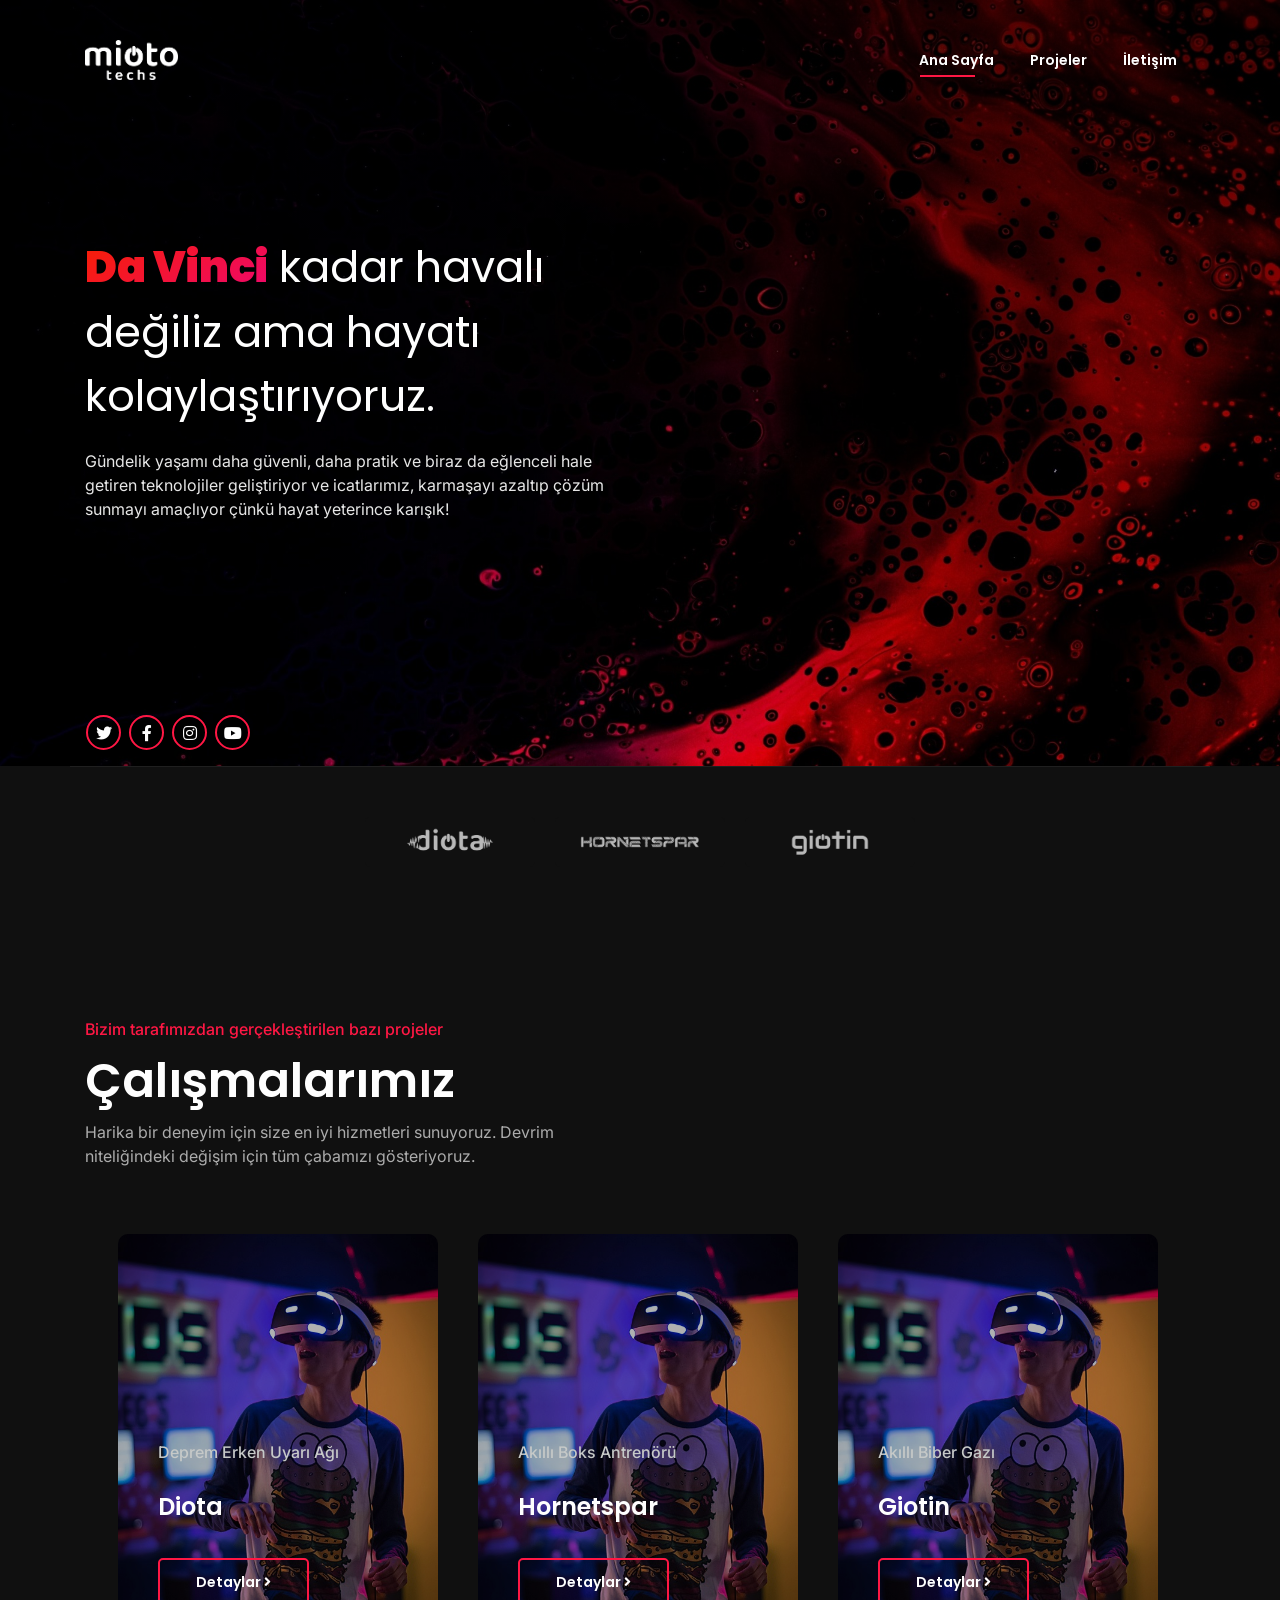
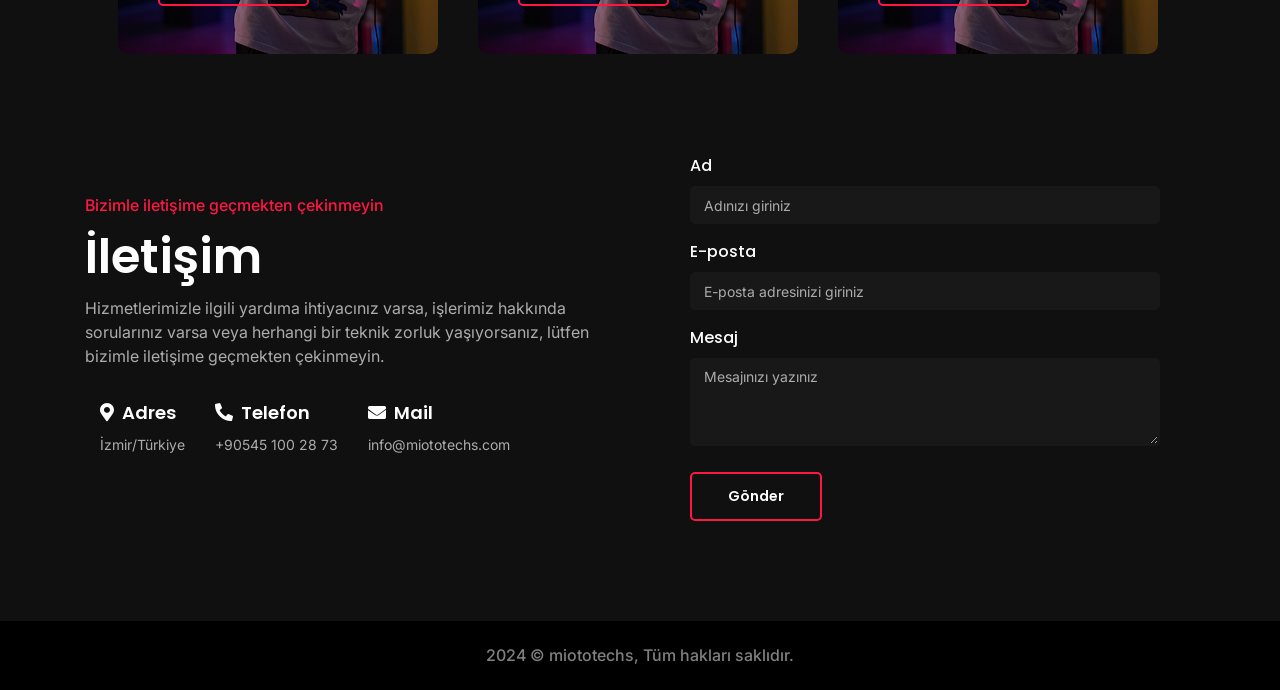
<file: index.html>
<!DOCTYPE html>
<html lang="en">
  <meta http-equiv="content-type" content="text/html;charset=UTF-8" />

  <head>
    <!-- Title -->
    <title>miototechs</title>

    <!-- Meta Tags -->
    <meta charset="utf-8" />
    <meta
      name="viewport"
      content="width=device-width, initial-scale=1, shrink-to-fit=no"
    />
    <!-- SEO Meta description -->
    <meta
      name="description"
      content="MasterPiece digital agency template. Helps you easily create websites for your business, agency, marketing landing page template form promotion and many more."
    />
    <meta name="author" content="Codeonec" />

    <!-- OG Meta Tags to improve the URL looks when you share the link on LinkedIn, Facebook, Google+ -->
    <meta property="og:site_name" content="" />
    <!-- website name -->
    <meta property="og:site" content="" />
    <!-- website link -->
    <meta property="og:title" content="" />
    <!-- title shown in the actual shared post -->
    <meta property="og:description" content="" />
    <!-- description shown in the actual shared post -->
    <meta property="og:image" content="" />
    <!-- image link, make sure it's jpg -->
    <meta property="og:url" content="" />
    <!-- where do you want your post to link to -->
    <meta property="og:type" content="article" />

    <!-- Favicon Icon-->
    <link
      rel="icon"
      href="assets/images/logo.png"
      type="image/png"
      sizes="16x16"
    />

    <!-- Bootstrap CSS -->
    <link rel="stylesheet" href="assets/css/bootstrap.min.css" />
    <!-- Main Stylesheet -->
    <link rel="stylesheet" type="text/css" href="assets/css/main.css" />
    <!-- Owl Carousel CSS -->
    <link
      rel="stylesheet"
      type="text/css"
      href="assets/css/owl.carousel.min.css"
    />
    <link
      rel="stylesheet"
      type="text/css"
      href="assets/css/owl.theme.default.min.css"
    />
    <!-- Google Fonts -->
    <link rel="preconnect" href="https://fonts.googleapis.com/" />
    <link rel="preconnect" href="https://fonts.gstatic.com/" crossorigin />
    <link
      href="https://fonts.googleapis.com/css2?family=Inter:wght@300;400;500;600;700;800&amp;family=Poppins:wght@300;400;500;600;700;800&amp;display=swap"
      rel="stylesheet"
    />
    <!-- Font-awesome CSS -->
    <link href="assets/css/all.min.css" rel="stylesheet" />
  </head>

  <body data-spy="scroll" data-target=".navbar" data-offset="50">
    <!--Start Preloader-->
    <div id="pre_loader">
      <div class="pre_cnt d-flex flex-wrap flex-row align-items-center">
        <span class="pre_spn">
          <span class="spinner-grow text-primary" role="status"> </span>
        </span>
      </div>
    </div>
    <!--End Preloader-->

    <!--Start Navbar-->
    <nav class="navbar navbar-expand-lg navbar-light fixed-top">
      <div class="container">
        <!--Logo-->
        <a class="navbar-brand" href="index.html"
          ><img src="assets/images/logo.png" height="40" alt="logo"
        /></a>

        <!--Mobile Toggle Button-->
        <button
          class="navbar-toggler"
          type="button"
          data-toggle="collapse"
          data-target="#navbarNav"
          aria-controls="navbarNav"
          aria-expanded="false"
          aria-label="Toggle navigation"
        >
          <i class="fas fa-bars"></i>
        </button>

        <!--Links-->
        <div class="collapse navbar-collapse" id="navbarNav">
          <ul class="navbar-nav ml-auto">
            <li class="nav-item">
              <a class="nav-link" href="#cover">Ana Sayfa</a>
            </li>
            <li class="nav-item">
              <a class="nav-link" href="#projects">Projeler</a>
            </li>
            <li class="nav-item">
              <a class="nav-link" href="#contact">İletişim</a>
            </li>
          </ul>
        </div>
      </div>
    </nav>
    <!--End Navbar-->

    <!--Start Content-->

    <!--Start cover-->
    <section id="cover">
      <div class="container cvr_cnt">
        <div class="row cvr_row">
          <div class="col-lg-6 cvr-ttl align-self-center">
            <p class="cvr-title">
              <span class="cvr-title-tp">Da Vinci</span> kadar havalı değiliz
              ama hayatı kolaylaştırıyoruz.
            </p>
            <p class="cvr-body">
              Gündelik yaşamı daha güvenli, daha pratik ve biraz da eğlenceli
              hale getiren teknolojiler geliştiriyor ve icatlarımız, karmaşayı
              azaltıp çözüm sunmayı amaçlıyor çünkü hayat yeterince karışık!
            </p>
          </div>
        </div>
        <div class="row">
          <div
            class="col-md-12 d-flex p-2 justify-content-between cvr-ftr align-items-center flex-wrap"
          >
            <div class="p-2 ftr-sc d-flex flex-row justify-content-between">
              <a href="#" class=""><i class="fab fa-twitter"></i></a>
              <a href="#" class="ml-2"><i class="fab fa-facebook-f"></i></a>
              <a href="#" class="ml-2"><i class="fab fa-instagram"></i></a>
              <a href="#" class="ml-2"><i class="fab fa-youtube"></i></a>
            </div>
          </div>
        </div>
      </div>
    </section>
    <!--End Cover-->

    <!--Start About-->

    <!--Start Brand area-->
    <div id="brand-area">
      <div class="container">
        <div class="row brcnt d-flex justify-content-center">
          <div class="col-lg-2 col-md-4 col-sm-4 col-6 brnd_img">
            <div class="brnd">
              <img
                src="assets/images/partners/br1.png"
                class="img-fluid"
                alt="brand"
              />
            </div>
          </div>
          <div class="col-lg-2 col-md-4 col-sm-4 col-6 brnd_img">
            <div class="brnd">
              <img
                src="assets/images/partners/br3.png"
                class="img-fluid"
                alt="brand"
              />
            </div>
          </div>
          <div class="col-lg-2 col-md-4 col-sm-4 col-6 brnd_img">
            <div class="brnd">
              <img
                src="assets/images/partners/br2.png"
                class="img-fluid"
                alt="brand"
              />
            </div>
          </div>
        </div>
      </div>
    </div>

    <!--End Brand Area-->
    <!--Start Project Section-->
    <section id="projects">
      <div class="container">
        <div class="row">
          <div class="col-lg-6 col-md-12 cnt_head">
            <span class="sub_head"
              >Bizim tarafımızdan gerçekleştirilen bazı projeler</span
            >
            <h2 class="s_head">Çalışmalarımız</h2>
            <p class="h_body">
              Harika bir deneyim için size en iyi hizmetleri sunuyoruz. Devrim
              niteliğindeki değişim için tüm çabamızı gösteriyoruz.
            </p>
          </div>
        </div>
      </div>
      <div class="container-fluid">
        <div class="row">
          <div class="col-lg-12">
            <div class="owl-carousel owl-theme pr_cnt">
              <div
                class="item"
                style="
                  background: linear-gradient(
                      0deg,
                      rgba(0, 0, 0, 0.3),
                      rgba(0, 0, 0, 0.3)
                    ),
                    url(assets/images/projects/p3.jpg);
                  background-size: cover;
                  background-position: center;
                  width: 320px;
                "
              >
                <div class="pr_obj">
                  <div class="p-3 pr_main">
                    <div class="pr_subhead">Deprem Erken Uyarı Ağı</div>
                    <div class="pr_head">Diota</div>
                    <div class="pr_lnk">
                      <a class="button_main" href="project_single.html"
                        >Detaylar <i class="fas fa-angle-right arrow_go"></i
                      ></a>
                    </div>
                  </div>
                </div>
              </div>
              <div
                class="item"
                style="
                  background: linear-gradient(
                      0deg,
                      rgba(0, 0, 0, 0.3),
                      rgba(0, 0, 0, 0.3)
                    ),
                    url(assets/images/projects/p3.jpg);
                  background-size: cover;
                  background-position: center;
                  width: 320px;
                "
              >
                <div class="pr_obj">
                  <div class="p-3 pr_main">
                    <div class="pr_subhead">Akıllı Boks Antrenörü</div>
                    <div class="pr_head">Hornetspar</div>
                    <div class="pr_lnk">
                      <a class="button_main" href="project_single.html"
                        >Detaylar <i class="fas fa-angle-right arrow_go"></i
                      ></a>
                    </div>
                  </div>
                </div>
              </div>
              <div
                class="item"
                style="
                  background: linear-gradient(
                      0deg,
                      rgba(0, 0, 0, 0.3),
                      rgba(0, 0, 0, 0.3)
                    ),
                    url(assets/images/projects/p3.jpg);
                  background-size: cover;
                  background-position: center;
                  width: 320px;
                "
              >
                <div class="pr_obj">
                  <div class="p-3 pr_main">
                    <div class="pr_subhead">Akıllı Biber Gazı</div>
                    <div class="pr_head">Giotin</div>
                    <div class="pr_lnk">
                      <a class="button_main" href="project_single.html"
                        >Detaylar <i class="fas fa-angle-right arrow_go"></i
                      ></a>
                    </div>
                  </div>
                </div>
              </div>
            </div>
          </div>
        </div>
      </div>
    </section>
    <!--End Project Section-->

    <!--Start Contact Section-->
    <section id="contact">
      <div class="container">
        <div class="row">
          <div class="col-md-6 cnt_head align-self-center">
            <span class="sub_head">Bizimle iletişime geçmekten çekinmeyin</span>
            <h2 class="s_head">İletişim</h2>
            <p class="h_body">
              Hizmetlerimizle ilgili yardıma ihtiyacınız varsa, işlerimiz
              hakkında sorularınız varsa veya herhangi bir teknik zorluk
              yaşıyorsanız, lütfen bizimle iletişime geçmekten çekinmeyin.
            </p>
            <div class="cntc_info d-flex flex-row flex-wrap">
              <div class="cntc_info_e">
                <div class="cntc_info_head">
                  <span
                    ><i class="fas fa-map-marker-alt"></i
                    >&nbsp;&nbsp;Adres</span
                  ><br />
                </div>
                <span class="cntc_info_b">İzmir/Türkiye</span>
              </div>
              <div class="cntc_info_e">
                <div class="cntc_info_head">
                  <span
                    ><i class="fas fa-phone-alt"></i>&nbsp;&nbsp;Telefon</span
                  ><br />
                </div>
                <span class="cntc_info_b">+90545 100 28 73</span><br />
              </div>
              <div class="cntc_info_e">
                <div class="cntc_info_head">
                  <span><i class="fas fa-envelope"></i>&nbsp;&nbsp;Mail</span
                  ><br />
                </div>
                <span class="cntc_info_b">info@miototechs.com</span>
              </div>
            </div>
          </div>
          <div class="col-md-6 cntc_form align-self-center">
            <form>
              <div class="form-group">
                <label>Ad</label>
                <input
                  class="form-control"
                  type="text"
                  placeholder="Adınızı giriniz"
                />
              </div>
              <div class="form-group">
                <label>E-posta</label>
                <input
                  type="email"
                  class="form-control"
                  placeholder="E-posta adresinizi giriniz"
                />
              </div>
              <div class="form-group">
                <label>Mesaj</label>
                <textarea
                  class="form-control"
                  placeholder="Mesajınızı yazınız"
                  rows="3"
                ></textarea>
              </div>
              <button type="submit" class="button_main">Gönder</button>
            </form>
          </div>
        </div>
      </div>
    </section>

    <!--End Contact Section-->

    <!--Start Footer-->
    <footer id="footer">
      <!--Start Copyright-->
      <section class="ftr_btm">
        <div class="container">
          <div class="row">
            <div class="col-md-12 text-center">
              <h6>2024 &copy; miototechs, Tüm hakları saklıdır.</h6>
            </div>
          </div>
        </div>
      </section>
      <!--End Copyright-->
    </footer>
    <!--End Footer-->

    <!-- JavaScript Files -->
    <!-- Plugins JS(1.jQuery, 2.Popper, 3.Bootstrap, 4.FontAwesome, 6.Waypoints, 7.Owl Carousel) -->
    <script src="assets/script/plugins.js"></script>
    <!-- Main JS file -->
    <script src="assets/script/main.js"></script>
  </body>
</html>
</file>
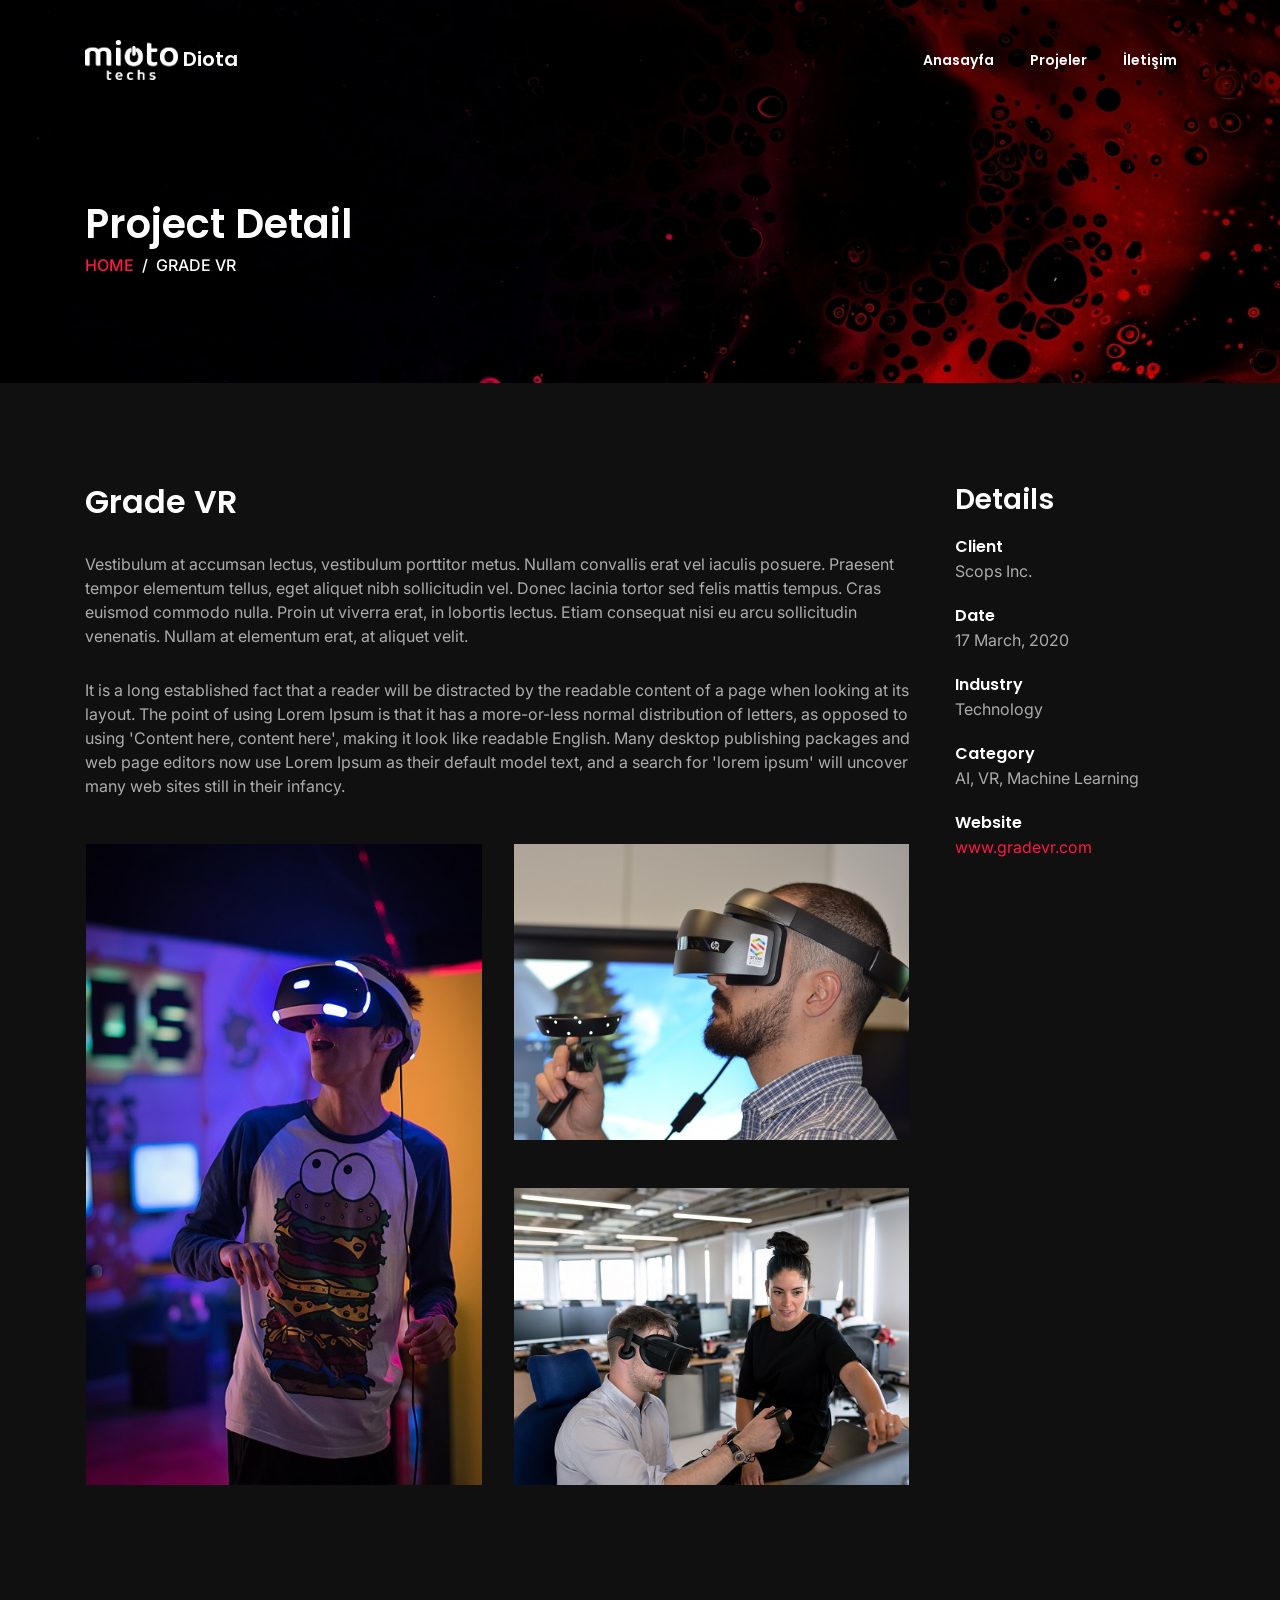
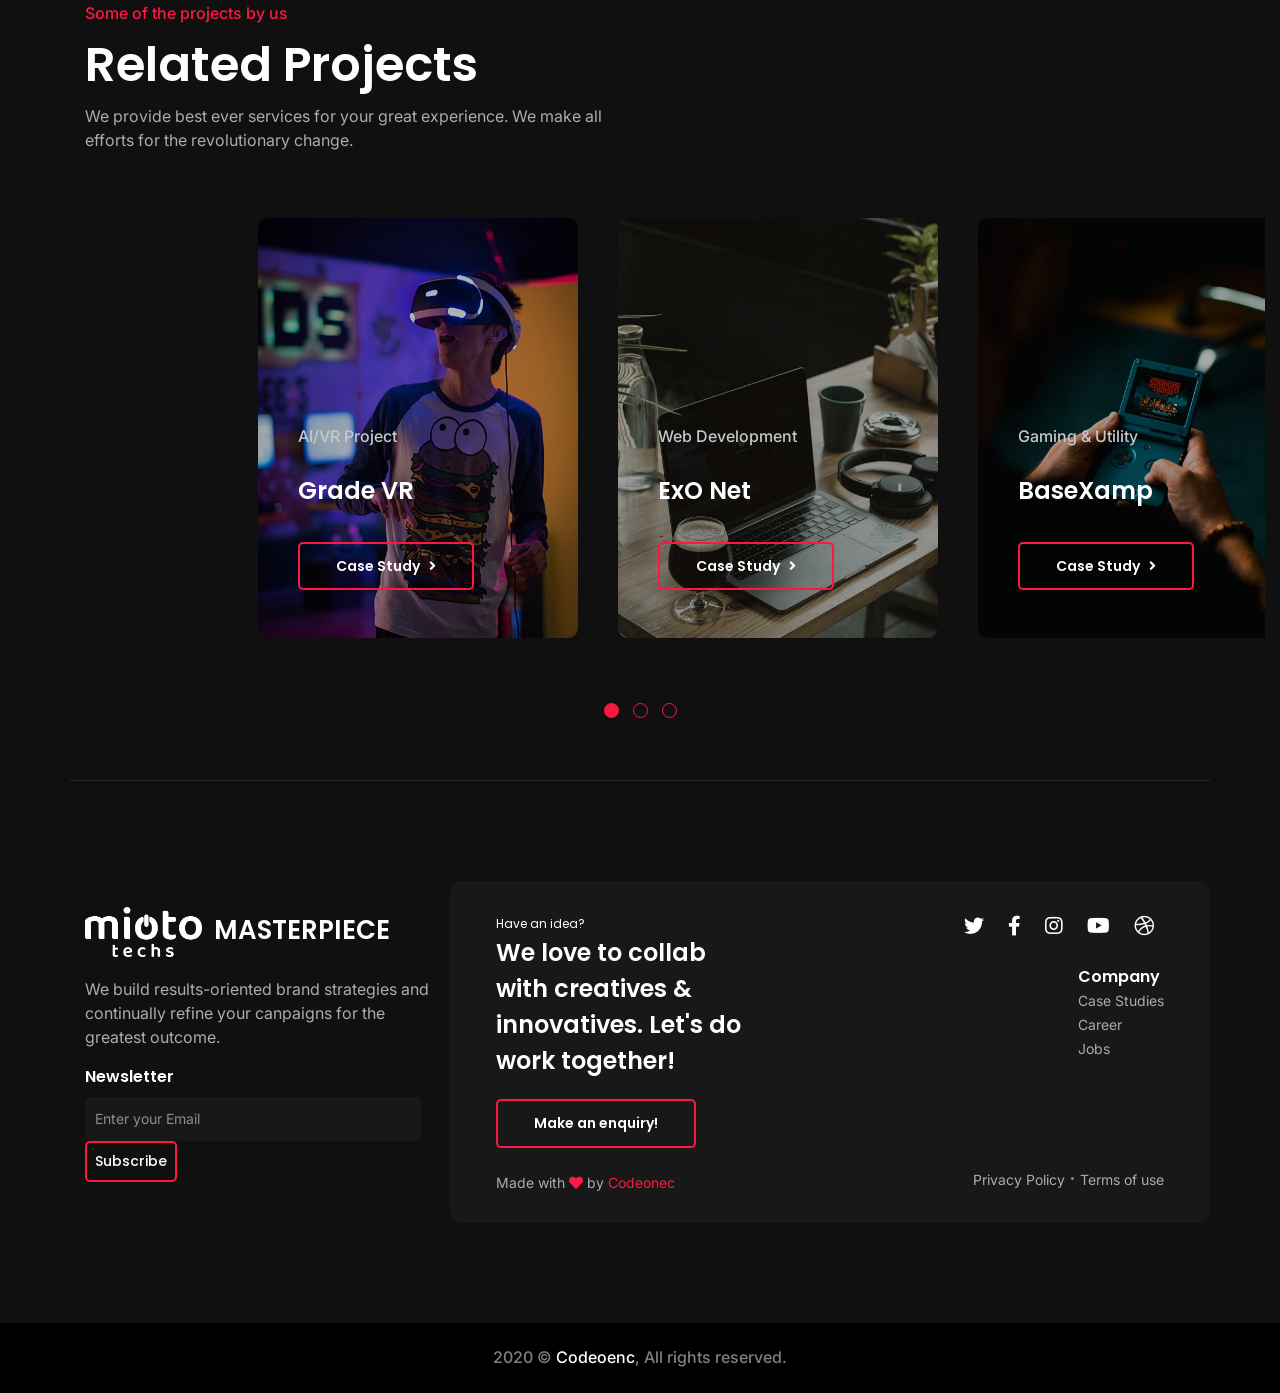
<file: project_single.html>
<!DOCTYPE html>
<html lang="en">
  <!-- Mirrored from codeonec.netlify.app/masterpiece/project_single by HTTrack Website Copier/3.x [XR&CO'2014], Wed, 13 Nov 2024 13:45:01 GMT -->
  <!-- Added by HTTrack --><meta
    http-equiv="content-type"
    content="text/html;charset=UTF-8"
  /><!-- /Added by HTTrack -->
  <head>
    <!-- Title -->
    <title>Project Detail - Masterpiece</title>

    <!-- Meta Tags -->
    <meta charset="utf-8" />
    <meta
      name="viewport"
      content="width=device-width, initial-scale=1, shrink-to-fit=no"
    />

    <!-- SEO Meta description -->
    <meta
      name="description"
      content="MasterPiece digital agency template. Helps you easily create websites for your business, agency, marketing landing page template form promotion and many more."
    />
    <meta name="author" content="Codeonec" />

    <!-- OG Meta Tags to improve the URL looks when you share the link on LinkedIn, Facebook, Google+ -->
    <meta property="og:site_name" content="" />
    <!-- website name -->
    <meta property="og:site" content="" />
    <!-- website link -->
    <meta property="og:title" content="" />
    <!-- title shown in the actual shared post -->
    <meta property="og:description" content="" />
    <!-- description shown in the actual shared post -->
    <meta property="og:image" content="" />
    <!-- image link, make sure it's jpg -->
    <meta property="og:url" content="" />
    <!-- where do you want your post to link to -->
    <meta property="og:type" content="article" />

    <!-- Favicon Icon-->
    <link
      rel="icon"
      href="assets/images/logo.png"
      type="image/png"
      sizes="16x16"
    />

    <!-- Bootstrap CSS -->
    <link rel="stylesheet" href="assets/css/bootstrap.min.css" />
    <!-- Main Stylesheet -->
    <link rel="stylesheet" type="text/css" href="assets/css/main.css" />
    <!-- Owl Carousel CSS -->
    <link
      rel="stylesheet"
      type="text/css"
      href="assets/css/owl.carousel.min.css"
    />
    <link
      rel="stylesheet"
      type="text/css"
      href="assets/css/owl.theme.default.min.css"
    />
    <!-- Google Fonts -->
    <link rel="preconnect" href="https://fonts.googleapis.com/" />
    <link rel="preconnect" href="https://fonts.gstatic.com/" crossorigin />
    <link
      href="https://fonts.googleapis.com/css2?family=Inter:wght@300;400;500;600;700;800&amp;family=Poppins:wght@300;400;500;600;700;800&amp;display=swap"
      rel="stylesheet"
    />
    <!-- Font-awesome CSS -->
    <link href="assets/css/all.min.css" rel="stylesheet" />
  </head>

  <body>
    <!--Start Preloader-->
    <div id="pre_loader">
      <div class="pre_cnt d-flex flex-wrap flex-row align-items-center">
        <span class="pre_spn">
          <span class="spinner-grow text-primary" role="status"> </span>
        </span>
      </div>
    </div>
    <!--End Preloader-->

    <!--Start Navbar-->
    <nav class="navbar navbar-expand-lg navbar-light fixed-top">
      <div class="container">
        <!--Logo-->
        <a class="navbar-brand" href="index.html"
          ><img
            src="assets/images/logo.png"
            height="40"
            alt="logo"
          />&nbsp;Diota</a
        >

        <!--Mobile Toggle Button-->
        <button
          class="navbar-toggler"
          type="button"
          data-toggle="collapse"
          data-target="#navbarNav"
          aria-controls="navbarNav"
          aria-expanded="false"
          aria-label="Toggle navigation"
        >
          <i class="fas fa-bars"></i>
        </button>

        <!--Links-->
        <div class="collapse navbar-collapse" id="navbarNav">
          <ul class="navbar-nav ml-auto">
            <li class="nav-item">
              <a class="nav-link" href="index.html#cover">Anasayfa</a>
            </li>
            <li class="nav-item">
              <a class="nav-link" href="index.html#projects">Projeler</a>
            </li>
            <li class="nav-item">
              <a class="nav-link" href="index.html#contact">İletişim</a>
            </li>
          </ul>
        </div>
      </div>
    </nav>
    <!--End Navbar-->

    <!--Start Content-->

    <!--Start cover-->
    <section id="cover">
      <div class="container">
        <div class="row cover_wrapper">
          <div class="col-lg-6 align-self-center">
            <h1 class="wrapper_head">Project Detail</h1>
            <h5 class="wrapper_nav">
              <span><a class="wrapper_nav_link" href="index.html">Home</a></span
              >&nbsp;&nbsp;/&nbsp;&nbsp;<span>Grade VR</span>
            </h5>
          </div>
        </div>
      </div>
    </section>
    <!--End Cover-->

    <!--Start Project Detail-->
    <section id="project_detail">
      <div class="container">
        <div class="row">
          <div class="col-lg-9 col-sm-12 col-md-12">
            <h2>Grade VR</h2>
            <p>
              Vestibulum at accumsan lectus, vestibulum porttitor metus. Nullam
              convallis erat vel iaculis posuere. Praesent tempor elementum
              tellus, eget aliquet nibh sollicitudin vel. Donec lacinia tortor
              sed felis mattis tempus. Cras euismod commodo nulla. Proin ut
              viverra erat, in lobortis lectus. Etiam consequat nisi eu arcu
              sollicitudin venenatis. Nullam at elementum erat, at aliquet
              velit.
            </p>
            <p>
              It is a long established fact that a reader will be distracted by
              the readable content of a page when looking at its layout. The
              point of using Lorem Ipsum is that it has a more-or-less normal
              distribution of letters, as opposed to using 'Content here,
              content here', making it look like readable English. Many desktop
              publishing packages and web page editors now use Lorem Ipsum as
              their default model text, and a search for 'lorem ipsum' will
              uncover many web sites still in their infancy.
            </p>
            <div class="pd_inner_cnt row">
              <div class="col-lg-6 col-md-6 p-3">
                <img
                  src="assets/images/project_single/pd1.jpg"
                  class="img-fluid"
                  alt="project_image"
                />
              </div>
              <div class="col-lg-6 col-md-6">
                <div class="row mb-3 p-3">
                  <img
                    src="assets/images/project_single/pd2.jpg"
                    class="img-fluid"
                    alt="project_image"
                  />
                </div>
                <div class="row p-3">
                  <img
                    src="assets/images/project_single/pd3.jpg"
                    class="img-fluid"
                    alt="project_image"
                  />
                </div>
              </div>
            </div>
          </div>
          <!--Start Sidebar-->
          <div class="col-lg-3 col-sm-12 col-md-12 pd_sidebar">
            <h3>Details</h3>
            <ul class="fa-ul">
              <li>
                <span class="pd_name">Client</span><br /><span class="pd_value"
                  >Scops Inc.</span
                >
              </li>
              <li>
                <span class="pd_name">Date</span><br /><span class="pd_value"
                  >17 March, 2020</span
                >
              </li>
              <li>
                <span class="pd_name">Industry</span><br /><span
                  class="pd_value"
                  >Technology</span
                >
              </li>
              <li>
                <span class="pd_name">Category</span><br /><span
                  class="pd_value"
                  >AI, VR, Machine Learning</span
                >
              </li>
              <li>
                <span class="pd_name">Website</span><br /><a
                  href="#"
                  class="pd_value"
                  >www.gradevr.com</a
                >
              </li>
            </ul>
          </div>
          <!--End Sidebar-->
        </div>
      </div>
    </section>
    <!--End Project Detail-->

    <!--Start Project Section-->
    <section id="projects" class="pd_project">
      <div class="container">
        <div class="row">
          <div class="col-lg-6 col-md-12 cnt_head">
            <span class="sub_head">Some of the projects by us</span>
            <h2 class="s_head">Related Projects</h2>
            <p class="h_body">
              We provide best ever services for your great experience. We make
              all efforts for the revolutionary change.
            </p>
          </div>
        </div>
      </div>
      <div class="container-fluid">
        <div class="row">
          <div class="col-lg-12">
            <div class="owl-carousel owl-theme pr_cnt">
              <div
                class="item"
                style="
                  background: linear-gradient(
                      0deg,
                      rgba(0, 0, 0, 0.3),
                      rgba(0, 0, 0, 0.3)
                    ),
                    url(assets/images/projects/p3.jpg);
                  background-size: cover;
                  background-position: center;
                  width: 320px;
                "
              >
                <div class="pr_obj">
                  <div class="p-3 pr_main">
                    <div class="pr_subhead">AI/VR Project</div>
                    <div class="pr_head">Grade VR</div>
                    <div class="pr_lnk">
                      <a class="button_main" href="project_single.html"
                        >Case Study&nbsp;&nbsp;&nbsp;<i
                          class="fas fa-angle-right arrow_go"
                        ></i
                      ></a>
                    </div>
                  </div>
                </div>
              </div>
              <div
                class="item"
                style="
                  background: linear-gradient(
                      0deg,
                      rgba(0, 0, 0, 0.3),
                      rgba(0, 0, 0, 0.3)
                    ),
                    url(assets/images/projects/p6.jpg);
                  background-size: cover;
                  background-position: center;
                  width: 320px;
                "
              >
                <div class="pr_obj">
                  <div class="p-3 pr_main">
                    <div class="pr_subhead">Web Development</div>
                    <div class="pr_head">ExO Net</div>
                    <div class="pr_lnk">
                      <a class="button_main" href="project_single.html"
                        >Case Study&nbsp;&nbsp;&nbsp;<i
                          class="fas fa-angle-right arrow_go"
                        ></i
                      ></a>
                    </div>
                  </div>
                </div>
              </div>
              <div
                class="item"
                style="
                  background: linear-gradient(
                      0deg,
                      rgba(0, 0, 0, 0.3),
                      rgba(0, 0, 0, 0.3)
                    ),
                    url(assets/images/projects/p1.jpg);
                  background-size: cover;
                  background-position: center;
                  width: 320px;
                "
              >
                <div class="pr_obj">
                  <div class="p-3 pr_main">
                    <div class="pr_subhead">Gaming & Utility</div>
                    <div class="pr_head">BaseXamp</div>
                    <div class="pr_lnk">
                      <a class="button_main" href="project_single.html"
                        >Case Study&nbsp;&nbsp;&nbsp;<i
                          class="fas fa-angle-right arrow_go"
                        ></i
                      ></a>
                    </div>
                  </div>
                </div>
              </div>
              <div
                class="item"
                style="
                  background: linear-gradient(
                      0deg,
                      rgba(0, 0, 0, 0.3),
                      rgba(0, 0, 0, 0.3)
                    ),
                    url(assets/images/projects/p2.jpg);
                  background-size: cover;
                  background-position: center;
                  width: 320px;
                "
              >
                <div class="pr_obj">
                  <div class="p-3 pr_main">
                    <div class="pr_subhead">Computing Research</div>
                    <div class="pr_head">Right Wireframes</div>
                    <div class="pr_lnk">
                      <a class="button_main" href="project_single.html"
                        >Case Study&nbsp;&nbsp;&nbsp;<i
                          class="fas fa-angle-right arrow_go"
                        ></i
                      ></a>
                    </div>
                  </div>
                </div>
              </div>
              <div
                class="item"
                style="
                  background: linear-gradient(
                      0deg,
                      rgba(0, 0, 0, 0.3),
                      rgba(0, 0, 0, 0.3)
                    ),
                    url(assets/images/projects/p4.jpg);
                  background-size: cover;
                  background-position: center;
                  width: 320px;
                "
              >
                <div class="pr_obj">
                  <div class="p-3 pr_main">
                    <div class="pr_subhead">AI Development</div>
                    <div class="pr_head">Dynamic Media</div>
                    <div class="pr_lnk">
                      <a class="button_main" href="project_single.html"
                        >Case Study&nbsp;&nbsp;&nbsp;<i
                          class="fas fa-angle-right arrow_go"
                        ></i
                      ></a>
                    </div>
                  </div>
                </div>
              </div>
              <div
                class="item"
                style="
                  background: linear-gradient(
                      0deg,
                      rgba(0, 0, 0, 0.3),
                      rgba(0, 0, 0, 0.3)
                    ),
                    url(assets/images/projects/p5.jpg);
                  background-size: cover;
                  background-position: center;
                  width: 320px;
                "
              >
                <div class="pr_obj">
                  <div class="p-3 pr_main">
                    <div class="pr_subhead">Python Project</div>
                    <div class="pr_head">Ultimate PY</div>
                    <div class="pr_lnk">
                      <a class="button_main" href="project_single.html"
                        >Case Study&nbsp;&nbsp;&nbsp;<i
                          class="fas fa-angle-right arrow_go"
                        ></i
                      ></a>
                    </div>
                  </div>
                </div>
              </div>
              <div
                class="item"
                style="
                  background: linear-gradient(
                      0deg,
                      rgba(0, 0, 0, 0.3),
                      rgba(0, 0, 0, 0.3)
                    ),
                    url(assets/images/projects/p6.jpg);
                  background-size: cover;
                  background-position: center;
                  width: 320px;
                "
              >
                <div class="pr_obj">
                  <div class="p-3 pr_main">
                    <div class="pr_subhead">Web Development</div>
                    <div class="pr_head">ExO Net</div>
                    <div class="pr_lnk">
                      <a class="button_main" href="project_single.html"
                        >Case Study&nbsp;&nbsp;&nbsp;<i
                          class="fas fa-angle-right arrow_go"
                        ></i
                      ></a>
                    </div>
                  </div>
                </div>
              </div>
            </div>
          </div>
        </div>
      </div>
    </section>
    <!--End Project Section-->

    <!--End Content-->

    <!--Start Footer-->
    <footer id="footer">
      <div class="container ftr_main">
        <div class="row">
          <!--Start Newsletter-->
          <div class="col-lg-4 col-md-6 align-self-center">
            <div class="ftr_brand">
              <a href="#"
                ><img
                  src="assets/images/logo.png"
                  height="50"
                  alt="logo"
                />&nbsp;&nbsp;MASTERPIECE</a
              >
            </div>
            <div class="ftr_intro">
              <p>
                We build results-oriented brand strategies and continually
                refine your canpaigns for the greatest outcome.
              </p>
            </div>
            <div class="ftr_nwsltr">
              <label>Newsletter</label>
              <form action="#0">
                <div class="form-group d-flex flex-wrap flex-row">
                  <input
                    type="email"
                    class="p-2 mr-3"
                    placeholder="Enter your Email"
                  />
                  <button type="submit" class="btn btn_sub p-2">
                    Subscribe
                  </button>
                </div>
              </form>
            </div>
          </div>
          <!--End Newsletter-->

          <!--Start Footer Objectives-->
          <div class="col-lg-8 col-md-12 ftr_bdy align-self-center">
            <div
              class="ftr_cnt ml-3 mr-3 d-flex flex-row justify-content-between flex-wrap"
            >
              <div class="ftr_clb">
                <span class="ftr_clb_t1">Have an idea?</span><br />
                <span class="ftr_clb_t2"
                  >We love to collab with creatives & innovatives. Let's do work
                  together!</span
                ><br />
                <a href="#" class="btn button_main">Make an enquiry!</a>
                <div class="ftr_dsc mt-4">
                  Made with <i class="fas fa-heart"></i> by
                  <a href="http://codeonec.co/">Codeonec</a>
                </div>
              </div>
              <div class="ftr_lnk d-flex flex-column">
                <div class="ftr_lnk_sc">
                  <a href="#"><i class="fab fa-twitter"></i></a>
                  <a href="#"><i class="fab fa-facebook-f"></i></a>
                  <a href="#"><i class="fab fa-instagram"></i></a>
                  <a href="#"><i class="fab fa-youtube"></i></a>
                  <a href="#"><i class="fab fa-dribbble"></i></a>
                </div>
                <div class="ftr_lnk_cmp mt-4 ml-auto">
                  <span class="ftr_lnk_head">Company</span><br />
                  <span class="ftr_lnk_bdy"><a href="#">Case Studies</a></span
                  ><br />
                  <span class="ftr_lnk_bdy"><a href="#">Career</a></span
                  ><br />
                  <span class="ftr_lnk_bdy"><a href="#">Jobs</a></span>
                </div>
                <div class="ftr_lnk_lpt mt-auto ml-auto">
                  <span class="ftr_lnk_lpt_l"
                    ><a href="#">Privacy Policy</a></span
                  ><span class="ftr_lnk_lpt_dot">&nbsp;·&nbsp;</span
                  ><span class="ftr_lnk_lpt_l"
                    ><a href="#">Terms of use</a></span
                  >
                </div>
              </div>
            </div>
          </div>
          <!--Start Footer Objectives-->
        </div>
      </div>

      <!--Start Copyright-->
      <section class="ftr_btm">
        <div class="container">
          <div class="row">
            <div class="col-md-12 text-center">
              <h6>
                2020 &copy; <a href="http://codeonec.co/">Codeoenc</a>, All
                rights reserved.
              </h6>
            </div>
          </div>
        </div>
      </section>
      <!--End Copyright-->
    </footer>
    <!--End Footer-->

    <!-- JavaScript Files -->
    <!-- Plugins JS(1.jQuery, 2.Popper, 3.Bootstrap, 4.FontAwesome, 6.Waypoints, 7.Owl Carousel) -->
    <script src="assets/script/plugins.js"></script>
    <!-- Main JS file -->
    <script src="assets/script/main.js"></script>
  </body>

  <!-- Mirrored from codeonec.netlify.app/masterpiece/project_single by HTTrack Website Copier/3.x [XR&CO'2014], Wed, 13 Nov 2024 13:45:03 GMT -->
</html>
</file>
<file: assets/css/main.css>
/*-------------------------------------------------------------------
Project             : MasterPiece – HTML5 Template
Version             : 1.0
Author              : https://themeforest.net/user/codeonec
URI 				: http://masterpiece.codeonec.co/
Author URI 			: http://codeonec.co/
=====================================================================

[Table of contents]

01. Setup
	* Variables
	* html, body
	* Scrollbar
	* Container Heading
	* Cover
	* Button

02. Preloader

03. Navbar

04. Homepage(index.html)
	01. Cover
	02. Vision Mission Value
	03. About
		* Introduction
		* Brands
		* Counters
	04. Team
	05. Services
	06. Works/Projects
	07. Pricing
	08. News/Blog
	09. Contact

05. Footer
	* Newsletter
	* Footer Objectives
	* Copyright

06. Service Single(service_single.html)
	* Cover(Styled in Setup section)
	* Service Detail
	* Sidebar
	* Projects(Styled in Homepage section)

07. Project detail(project_single.html)
	* Cover(Styled in Setup section)
	* Project Detail
	* Sidebar
	* Projects(Styled in Homepage section)

08. Blog Page(blog_full.html)
	* Cover(Styled in Setup section)
	* Blog Container

09. Blog Article(blog_article.html)
	* Cover(Styled in Setup section)
	* Article Container
	* Sidebar


==================================================================*/

/* ==================================================

01 - SETUP

=====================================================*/

/*--Variables--*/
:root {
  --color-white: #fefefe;
  --color-lite: #acacac;
  --bg-dark: #101010;
  --bg-dark-cnt: #181818;
  --bg-dark-hl: #202022;
  --color-sec: #ff1744;
  --color-border: rgba(255, 255, 255, 0.1);
}
html[data-color-scheme="light"] {
  --color-white: #000;
  --color-lite: #616161;
  --bg-dark: #fefefe;
  --bg-dark-cnt: #f5f5f5;
  --bg-dark-hl: #e0e0e0;
  --color-sec: #ff1744;
  --color-border: rgba(0, 0, 0, 0.1);
}

/*--Html, Body--*/
* {
  -webkit-font-smoothing: antialiased !important;
  font-smoothing: antialiased !important;
}
body {
  position: relative;
  background: var(--bg-dark);
  color: var(--color-white);
}

/*--Scrollbar--*/
body::-webkit-scrollbar {
  width: 1em;
  background: var(--bg-dark-hl);
}

body::-webkit-scrollbar-track {
  -webkit-box-shadow: inset 0 0 6px rgba(0, 0, 0, 0.3);
}

body::-webkit-scrollbar-thumb {
  background-color: rgba(66, 66, 66, 1);
  outline: 1px solid slategrey;
}

body::scrollbar {
  width: 1em;
  background: var(--bg-dark-hl);
}

body::scrollbar-track {
  box-shadow: inset 0 0 6px rgba(0, 0, 0, 0.3);
}

body::scrollbar-thumb {
  background-color: rgba(66, 66, 66, 1);
  outline: 1px solid slategrey;
}

/*--Container Heading--*/
.cnt_head {
  padding-top: 50px;
  padding-bottom: 50px;
  font-family: "Poppins", sans-serif;
}
.s_head {
  font-size: 48px;
  font-weight: 600;
  margin-top: 10px;
  margin-bottom: 10px;
}
.sub_head {
  font-size: 16px;
  font-weight: 500;
  font-family: "Inter", sans-serif;
  color: var(--color-sec);
}
.h_body {
  font-size: 16px;
  font-family: "Inter", sans-serif;
  font-weight: 400;
  color: var(--color-lite);
}

/*--Cover--*/
#cover {
  color: #fff;
  font-family: "Poppins", sans-serif;
  background: -webkit-linear-gradient(
      180deg,
      rgba(0, 0, 0, 0.65) 0%,
      rgba(0, 0, 0, 0.65) 5%,
      rgba(0, 0, 0, 0.1) 100%
    ),
    url(../images/cover.jpg);
  background: linear-gradient(
      180deg,
      rgba(0, 0, 0, 0.65) 0%,
      rgba(0, 0, 0, 0.65) 5%,
      rgba(0, 0, 0, 0.1) 100%
    ),
    url(../images/cover.jpg);
  background-position: center;
  background-size: cover;
}
#cover .cover_wrapper {
  padding-top: 200px;
  padding-bottom: 100px;
}
#cover .cover_wrapper .wrapper_head {
  font-weight: 600;
}
#cover .cover_wrapper .wrapper_nav {
  font-family: "Inter", sans-serif;
  font-size: 16px;
  font-weight: 500;
  text-transform: uppercase;
}
#cover .cover_wrapper .wrapper_nav_link {
  color: var(--color-sec);
  text-decoration: none;
}
/*--Button--*/
.button_main {
  color: var(--color-white);
  background: transparent;
  border: 2px solid var(--color-sec);
  padding: 12px 36px;
  font-family: "Poppins", sans-serif;
  font-weight: 600;
  font-size: 14px;
  -webkit-transition: all 0.3s;
  transition: all 0.3s;
  -webkit-border-radius: 5px;
  -moz-border-radius: 5px;
  -ms-border-radius: 5px;
  -o-border-radius: 5px;
  border-radius: 5px;
}
.button_main:hover {
  text-decoration: none;
  background: var(--color-sec);
  color: #fefefe;
  -webkit-box-shadow: 2px 2px 20px rgba(255, 23, 68, 0.7);
  box-shadow: 2px 2px 20px rgba(255, 23, 68, 0.7);
}
.button_main:focus {
  outline: none;
  -webkit-box-shadow: 0 0 0;
  box-shadow: 0 0 0;
}
.button_main .arrow_go {
  -webkit-transition: 0.3s;
  transition: 0.3s;
}
.button_main:hover > .arrow_go {
  -webkit-transform: translateX(10px);
  transform: translateX(10px);
}
/* ==================================================

02 - Preloader

=====================================================*/
#pre_loader {
  font-family: "Poppins", sans-serif;
  position: fixed;
  height: 100vh;
  background: var(--bg-dark);
  width: 100%;
  z-index: 999999;
}
#pre_loader .pre_cnt {
  font-weight: 600;
  font-size: 30px;
  position: absolute;
  top: 50%;
  left: 50%;
  -webkit-transform: translate(-50%, -50%);
  transform: translate(-50%, -50%);
  -webkit-transition: 0.5s;
  transition: 0.5s;
}
#pre_loader .pre_spn {
  line-height: 18px;
}
#pre_loader .spinner-grow {
  color: var(--color-sec) !important;
  width: 70px;
  height: 70px;
}

/* ==================================================

03 - Navbar

=====================================================*/

.navbar {
  font-family: "Poppins", sans-serif;
  -webkit-transition: 0.5s;
  transition: 0.5s;
  padding-bottom: 35px;
  padding-top: 35px;
  z-index: 10;
}
@media (max-width: 575.98px) {
  .navbar {
    padding-top: 25px;
    padding-bottom: 25px;
  }
}
.navbar .navbar-brand {
  font-weight: 600;
  font-size: 20px;
  color: #fefefe;
}
.navbar .navbar-brand:hover {
  color: #fefefe;
}
.navbar .navbar-brand:focus {
  color: #fefefe;
}
@media (max-width: 300px) {
  .navbar .navbar-brand {
    font-size: 16px;
    font-weight: 600;
  }
  .navbar .navbar-brand img {
    height: 40px;
  }
}
.navbar-nav .nav-item {
  -webkit-transition: 0.5s;
  transition: 0.5s;
  font-size: 14px;
  font-weight: 600;
  position: relative;
  margin: 0px 10px 0px 10px;
}
.navbar-nav .nav-item .nav-link {
  color: #fefefe;
  -webkit-transition: 0.5s;
  transition: 0.5s;
}
.navbar-nav .nav-item .nav-link:hover {
  color: #ff1744;
}
.navbar-nav .nav-item .nav-link:focus {
  color: #fefefe;
}
.navbar .navbar-nav .active {
  -webkit-transition: 0.5s;
  transition: 0.5s;
  color: #fefefe !important;
}
.navbar .navbar-nav .active:before {
  content: "";
  background: var(--color-sec);
  height: 2px;
  width: 60%;
  display: block;
  -webkit-transition: 0.5s;
  transition: 0.5s;
  -webkit-transform: translateY(41px);
  transform: translateY(41px);
  position: absolute;
  top: -20%;
  left: 10%;
  -webkit-animation: wdth 0.5s;
  animation: wdth 0.5s;
}
@keyframes wdth {
  0% {
    width: 0px;
  }
  100% {
    width: 60%;
  }
}
@-webkit-keyframes wdth {
  0% {
    width: 0px;
  }
  100% {
    width: 60%;
  }
}
.navbar .navbar-nav .active:hover {
  color: var(--color-sec) !important;
}
.navbar-toggler .fa-bars {
  color: #fff;
  outline: none;
}
.navbar-toggler:focus {
  outline: none;
}
.scroll {
  background: rgba(0, 0, 0, 0.9);
  overflow: hidden;
  padding-top: 10px;
  padding-bottom: 10px;
}
@media (max-width: 991.98px) {
  .navbar {
    background: rgba(0, 0, 0, 0.9);
    overflow: hidden;
    padding-top: 10px;
    padding-bottom: 10px;
  }
  .navbar-nav li a {
    text-align: center;
    margin-top: 5px;
    margin-bottom: 5px;
  }

  .navbar .navbar-collapse .navbar-nav .nav-item {
    border-top: 1px solid rgba(66, 66, 66, 0.3);
  }
  .navbar .navbar-collapse .navbar-nav .active:before {
    display: none;
  }
  .navbar .navbar-nav .active {
    text-decoration: underline var(--color-sec);
  }
}
@media (max-height: 500px) {
  .collapse {
    overflow-y: scroll !important;
    max-height: 250px !important;
  }
}

/* ==================================================

04 - Homepage(index.html)

=====================================================*/

/*--cover--*/
#cover .cvr_cnt {
  padding-top: 100px;
}

#cover .cvr_row {
  padding-top: 15vmin;
}
@media (max-width: 767.98px) {
  #cover .cvr_row {
    padding-top: 15vmin;
  }
}
.cvr-ttl h5 {
  font-weight: 300;
  margin-bottom: 20px;
}
.cvr-title {
  font-family: "Poppins", sans-serif;
  font-weight: 400;
  font-size: 43px;
  color: #fefefe;
  margin-bottom: 0;
}
.cvr-title .cvr-title-tp {
  font-weight: 900;
  background: -webkit-linear-gradient(145deg, #f81f01, #ee076e);
  background: linear-gradient(145deg, #f81f01, #ee076e);
  -webkit-background-clip: text;
  background-clip: text;
  -webkit-text-fill-color: transparent;
  text-fill-color: transparent;
}

@media (max-width: 767.98px) {
  .cvr-title {
    font-size: 40px;
  }
  .cvr-subtitle {
    font-size: 20px;
  }
}
@media (max-width: 500.98px) {
  .cvr-title {
    font-size: 33px;
  }
  .cvr-subtitle {
    font-size: 20px;
  }
  #cover .cvr_row {
    padding-top: 100px;
  }
}
.cvr-body {
  font-family: "Inter", sans-serif;
  font-size: 16px;
  font-weight: 400;
  color: rgba(256, 256, 256, 0.9);
  margin-bottom: 15px;
  margin-top: 20px;
  padding-top: 0;
}
.cvr-btns {
  margin-top: 35px;
  padding: 0 10px;
}
.cvr-btns a {
  text-decoration: none;
  color: #fefefe;
}
@media (max-width: 300px) {
  .cvr-btns {
    justify-content: center !important;
  }
  .cvr-btns a {
    width: 100% !important;
    text-align: center;
  }
  .km-btn {
    width: 100%;
  }
}
@media (max-width: 576px) {
  .gs-btn .gs-txt {
    display: none;
  }
}
.cvr-btns .col-xs-6 {
  margin: 0 !important;
  padding: 0 !important;
}
.cvr-btns .gs-btn {
  -webkit-transition: 0.3s;
  transition: 0.3s;
  font-family: "Poppins", sans-serif;
  font-weight: 500;
  font-size: 14px;
  -webkit-border-radius: 40px;
  -moz-border-radius: 40px;
  -ms-border-radius: 40px;
  -o-border-radius: 40px;
  border-radius: 40px;
}
@keyframes shadow {
  0% {
    -webkit-box-shadow: 0 0 0 0px rgba(255, 23, 68, 1);
    box-shadow: 0 0 0 0px rgba(255, 23, 68, 1);
  }
  100% {
    -webkit-box-shadow: 0 0 0 15px rgba(255, 23, 68, 0);
    box-shadow: 0 0 0 15px rgba(255, 23, 68, 0);
  }
}
.cvr-btns .gs-btn i {
  -webkit-border-radius: 50%;
  -moz-border-radius: 50%;
  -ms-border-radius: 50%;
  -o-border-radius: 50%;
  border-radius: 50%;
  color: #fff;
  -webkit-transition: 0.5s;
  transition: 0.5s;
  padding: 11px 12px;
  background: var(--color-sec);
  animation: shadow 1s infinite;
  border: 2px solid transparent;
}
.cvr-btns .gs-btn:hover {
  color: #fefefe;
  text-decoration: none;
}
.cvr-btns .gs-btn:hover > i {
  background: transparent;
  border: 2px solid var(--color-sec);
  -webkit-transform: scale(1.1);
  transform: scale(1.1);
}
.cvr-btns .gs-btn:focus {
  outline: none;
  -webkit-box-shadow: 0 0 0;
  box-shadow: 0 0 0;
}
#cover .cvr_cnt .cvr_row {
  padding-bottom: 5%;
}
#cover .cvr-ftr {
  margin-top: 12vmin;
}
@media (min-width: 576px) and (max-width: 767.98px) {
  #cover .cvr-ftr {
    margin-top: 100px !important;
  }
}
@media (max-width: 350px) {
  #cover .cvr_row {
    padding-top: 15vmin;
  }
}
#cover .cvr-ftr a {
  color: rgba(255, 255, 255, 0.9);
  text-decoration: none;
  font-family: "Inter", sans-serif;
  font-weight: 400;
  font-size: 14px;
  -webkit-transition: 0.5s;
  transition: 0.5s;
}
#cover .cvr-ftr a:hover {
  color: var(--color-sec);
}
@media (max-width: 410px) {
  #cover .cvr-ftr .ftr-pr,
  #cover .cvr-ftr .ftr-sc {
    width: 100% !important;
  }
}
#cover .cvr-ftr .ftr-sc a i {
  font-size: 16px;
  width: 35px;
  height: 35px;
  line-height: 32px;
  text-align: center;
  border: 2px solid var(--color-sec);
  -webkit-border-radius: 50%;
  -moz-border-radius: 50%;
  -ms-border-radius: 50%;
  -o-border-radius: 50%;
  border-radius: 50%;
  color: #fefefe;
  -webkit-transition: 0.5s;
  transition: 0.5s;
}
#cover .cvr-ftr .ftr-sc a:hover i {
  background: var(--color-sec);
  -webkit-box-shadow: 2px 2px 20px rgba(255, 23, 68, 0.7);
  box-shadow: 2px 2px 20px rgba(255, 23, 68, 0.7);
}

/*--Vision Mission Value--*/

#vmv {
  background: var(--bg-dark);
  color: var(--color-lite);
  font-family: "Poppins", sans-serif;
}
#vmv .row_vmv .vmv_cnt .p-2 h6 {
  font-size: 18px;
  -webkit-transition: 0.5s ease;
  transition: 0.5s ease;
  font-weight: 700;
  color: var(--color-white);
}
#vmv .row_vmv .vmv_cnt:hover > .p-2 h6 {
  color: var(--color-sec);
  -webkit-transform: translateY(-10px);
  transform: translateY(-10px);
}
#vmv .row_vmv .vmv_cnt .p-2 i {
  font-size: 20px;
}
#vmv .row_vmv .vmv_cnt .p-2:nth-child(2) {
  font-family: "Inter", sans-serif;
  font-size: 15px;
}
#vmv .row_vmv .vmv {
  /*======Empty=====*/
}
#vmv .row_vmv .vmv_cnt {
  background: var(--bg-dark);
  padding: 50px;
  -webkit-transition: 0.5s ease;
  transition: 0.5s ease;
  border-bottom: 2px solid var(--color-border);
  height: 100% !important;
}
#vmv .row_vmv .vmv_cnt:hover {
  border-bottom: 2px solid var(--color-sec);
  background: var(--bg-dark-hl);
}
@media (max-width: 767.98px) {
  #vmv .row_vmv .vmv_cnt {
    padding: 20px;
  }
}

/*--About--*/

/*--About --> Introduction--*/
#introduction {
  font-family: "Poppins", sans-serif;
  padding-top: 100px;
  padding-bottom: 100px;
  background: var(--bg-dark);
  color: var(--color-white);
  overflow: hidden;
}
#introduction .icont .in_img {
  width: 100%;
  z-index: 1;
}
@media (min-width: 992px) {
  #introduction .icont .in_img {
    padding-right: 50px;
  }
}
@media (max-width: 991.98px) {
  #introduction .icont .in_img {
    margin-bottom: 40px;
  }
}
#introduction .icont .in_img:before {
  content: "";
  background: url([data-uri])
    repeat;
  height: 150px;
  width: 150px;
  display: block;
  position: absolute;
  top: 0;
  left: 0;
  z-index: -1;
  -webkit-transform: translate(-15px, -30px);
  transform: translate(-15px, -30px);
}

#introduction .icont .in_img:after {
  content: "";
  border: 5px solid;
  -webkit-border-image-source: -webkit-linear-gradient(
    145deg,
    #f81f01,
    #ee076e
  );
  border-image-source: linear-gradient(145deg, #f81f01, #ee076e);
  border-image-slice: 1;
  height: 90%;
  width: 90%;
  display: block;
  position: absolute;
  bottom: 0;
  left: 0;
  -webkit-transform: translate(-5px, 20px);
  transform: translate(-5px, 20px);
  z-index: -1;
}
#introduction .icont .in_img img {
  -webkit-border-radius: 0px;
  -moz-border-radius: 0px;
  -ms-border-radius: 0px;
  -o-border-radius: 0px;
  border-radius: 0px;
}
#introduction .icont .icard {
  /*padding-left: 60px;
	padding-right: 60px;*/
  margin-top: 15px;
  margin-bottom: 15px;
}
#introduction .icont .icard .card {
  overflow: hidden;
  border: 2px solid transparent;
  background: var(--bg-dark-cnt);
  -webkit-transition: 0.5s;
  transition: 0.5s;
  padding: 10px 10px;
  -webkit-border-radius: 0;
  -moz-border-radius: 0;
  -ms-border-radius: 0;
  -o-border-radius: 0;
  border-radius: 0;
  height: 100%;
}
#introduction .icont .icard .card:hover {
  border-bottom: 2px solid var(--color-sec);
  background: var(--bg-dark-hl);
}
#introduction .icont .icard .card .crd_cnt {
  transition: 0.5s;
  -webkit-transition: 0.5s;
}
#introduction .icont .icard .card:hover .crd_cnt {
  -webkit-transform: translateY(-5px);
  transform: translateY(-5px);
}
@media (min-width: 768px) and (max-width: 991.98px) {
  #introduction .icont .icard .card {
    margin: 10px 10px;
  }
}
#introduction .icont .icard .card-title {
  font-family: "Poppins", sans-serif;
  color: var(--color-white);
  margin-bottom: 0 !important;
}
#introduction .icont .icard .card-title i {
  -webkit-border-radius: 10px;
  -moz-border-radius: 10px;
  -ms-border-radius: 10px;
  -o-border-radius: 10px;
  border-radius: 10px;
  font-size: 30px;
  padding: 13px;
}
#introduction .icont .icard .card .crd_bdy {
  max-width: 100%;
}
#introduction .icont .c1 .card-title i {
  color: #ff2525;
}
#introduction .icont .c2 .card-title i {
  color: #43e97b;
}
#introduction .icont .c3 .card-title i {
  color: #21d4fd;
}
#introduction .icont .c4 .card-title i {
  color: #7f00ff;
}

#introduction .icont .icard .card span:nth-child(2) {
  font-weight: 700;
}
#introduction .icont .icard .card span:nth-child(3) {
  font-weight: 400;
  font-size: 20px;
}
#introduction .icont .icard .card .card-text {
  color: rgba(255, 255, 255, 0.9);
  font-size: 14px;
  font-weight: 600;
  color: var(--color-white);
  font-family: "Poppins", sans-serif;
}

/*--About --> Brands--*/
#brand-area {
  font-family: "Montserrat", sans-serif;
  background: var(--bg-dark);
}
#brand-area .brcnt {
  border-top: 1px solid rgba(66, 66, 66, 0.3);
  padding-top: 40px;
  padding-bottom: 40px;
}
#brand-area .brcnt .brnd_img {
  padding: 10px;
}
#brand-area .brcnt .brnd {
  -webkit-transition: 0.5s;
  transition: 0.5s;
  -webkit-border-radius: 5px;
  -moz-border-radius: 5px;
  -ms-border-radius: 5px;
  -o-border-radius: 5px;
  border-radius: 5px;
  padding: 10px 25px;
  background: var(--bg-dark);
  opacity: 0.7;
}
#brand-area .brcnt .brnd:hover {
  opacity: 1;
  -webkit-box-shadow: -5px -5px 10px rgba(255, 255, 255, 0.1),
    0 0 10px 8px rgba(255, 255, 255, 0.005), 7px 7px 10px rgba(0, 0, 0, 1);
  box-shadow: -5px -5px 10px rgba(255, 255, 255, 0.1),
    0 0 10px 8px rgba(255, 255, 255, 0.005), 7px 7px 10px rgba(0, 0, 0, 1);
}
#brand-area .brcnt .brnd img {
  -webkit-border-radius: 15px;
  -moz-border-radius: 15px;
  -ms-border-radius: 15px;
  -o-border-radius: 15px;
  border-radius: 15px;
}
@media (min-width: 768px) and (max-width: 991.98px) {
  #brand-area .brcnt .brnd_img {
    padding: 30px;
  }
}
@media (min-width: 500px) and (max-width: 575.98px) {
  #brand-area .brcnt .brnd_img {
    padding: 25px;
  }
}
@media (max-width: 300px) {
  #brand-area .brcnt .brnd {
    padding: 5px 10px;
  }
}

/*--About --> Counters--*/
#counter_up {
  padding-top: 100px;
  padding-bottom: 100px;
  background: -webkit-linear-gradient(
      90deg,
      rgba(14, 14, 14, 0.8),
      rgba(14, 14, 14, 0.8)
    ),
    url(../images/about/counter.jpg);
  background: linear-gradient(
      90deg,
      rgba(14, 14, 14, 0.8),
      rgba(14, 14, 14, 0.8)
    ),
    url(../images/about/counter.jpg);
  background-size: cover;
  background-position: center;
  color: #fefefe;
  font-family: "Inter", sans-serif;
  background-attachment: fixed;
}
#counter_up .count {
  font-size: 35px;
  font-weight: 600;
  font-family: "Poppins", sans-serif;
}
#counter_up .count_bdy {
  color: #acacac;
  font-size: 14px;
}
#counter_up .count_txt {
  font-size: 18px;
  font-weight: 600;
  font-family: "Poppins", sans-serif;
}
@media (max-width: 768px) {
  #counter_up .cocnt {
    margin-top: 20px;
    margin-bottom: 20px;
  }
}

/*--Team--*/

#team {
  background: var(--bg-dark);
  padding-top: 50px;
  padding-bottom: 50px;
}

#team .team_cnt .team_crd .card {
  background: transparent;
  color: var(--color-white);
  padding: 15px;
  padding-top: 30px;
  -webkit-border-radius: 10px;
  -moz-border-radius: 10px;
  -ms-border-radius: 10px;
  -o-border-radius: 10px;
  border-radius: 10px;
  border: 0;
  font-family: "Poppins", sans-serif;
  -webkit-transition: 0.7s;
  transition: 0.7s;
  overflow: hidden;
}
#team .team_cnt .team_crd .card:hover {
  -webkit-transform: translateY(-10px);
  transform: translateY(-10px);
  background: var(--bg-dark-cnt);
}
#team .team_cnt .team_crd .team_img_cnt {
  position: relative;
  margin-bottom: 15px;
  -webkit-border-radius: 50%;
  -moz-border-radius: 50%;
  -ms-border-radius: 50%;
  -o-border-radius: 50%;
  border-radius: 50%;
  overflow: hidden;
}
#team .team_cnt .team_crd .card .team_img_cnt img {
  margin-bottom: 0 !important;
}
@media (max-width: 992px) {
  #team .team_cnt .team_crd .card {
    margin-top: 15px;
    margin-bottom: 15px;
  }
}
#team .team_cnt .team_crd .card .m_name {
  font-size: 16px;
  font-weight: 500;
}
#team .team_cnt .team_crd .card .m_dsc {
  font-size: 14px;
  color: #acacac;
  font-family: "Inter", sans-serif;
}
#team .team_cnt .team_crd .card .team_img_cnt .m_sci {
  width: 100%;
  opacity: 0;
  display: none;
  -webkit-transition: 0.5s;
  transition: 0.5s;
  position: absolute;
  top: 0;
  left: 0;
  height: 100%;
  width: 100%;
  background: -webkit-linear-gradient(
    145deg,
    rgba(248, 31, 1, 0.7),
    rgba(238, 7, 110, 0.7)
  );
  background: linear-gradient(
    145deg,
    rgba(248, 31, 1, 0.7),
    rgba(238, 7, 110, 0.7)
  );
  animation: fade-sci 1s;
}
#team .team_cnt .team_crd .card:hover .team_img_cnt .m_sci {
  opacity: 1;
  display: block;
}
@keyframes fade-sci {
  0% {
    opacity: 0;
  }
  100% {
    opacity: 1;
  }
}
#team .team_cnt .team_crd .card .m_sci a {
  color: var(--color-white);
  text-decoration: none;
}
#team .team_cnt .team_crd .card .m_sci a:hover > i {
  background: var(--color-sec);
  -webkit-box-shadow: 2px 2px 20px rgba(255, 23, 68, 0.7);
  box-shadow: 2px 2px 20px rgba(255, 23, 68, 0.7);
}
#team .team_cnt .team_crd .card .m_sci a i {
  font-size: 16px;
  width: 35px;
  height: 35px;
  background: var(--bg-dark);
  line-height: 32px;
  text-align: center;
  border: 2px solid transparent;
  -webkit-border-radius: 50%;
  -moz-border-radius: 50%;
  -ms-border-radius: 50%;
  -o-border-radius: 50%;
  border-radius: 50%;
  color: var(--color-white);
  -webkit-transition: 0.5s;
  transition: 0.5s;
}

/*--Services--*/
#services {
  background: var(--bg-dark);
  color: var(--color-white);
  font-family: "Poppins", sans-serif;
  padding-top: 50px;
  padding-bottom: 50px;
}
#services .ser_cnt .serv {
  margin-bottom: 30px;
}
#services .ser_cnt .serv .card {
  background: var(--bg-dark-cnt);
  padding: 40px;
  border: 0;
  -webkit-border-radius: 5px;
  -moz-border-radius: 5px;
  -ms-border-radius: 5px;
  -o-border-radius: 5px;
  border-radius: 5px;
  /*height: 100%;*/
  -webkit-transition: 0.7s;
  transition: 0.7s;
}
#services .ser_cnt .serv .card:hover {
  -webkit-transform: translateY(-10px);
  transform: translateY(-10px);
  background: var(--bg-dark-hl);
}
@media (max-width: 240px) {
  #services .ser_cnt .serv .card {
    padding: 30px;
  }
}
#services .ser_cnt .serv .ser_ttl {
  color: var(--color-white);
  font-weight: 700;
  font-size: 20px;
  margin-top: 10px;
}
#services .ser_cnt .serv .ser_dsc {
  font-size: 16px;
  font-weight: 400;
  font-family: "Inter", sans-serif;
  color: var(--color-lite);
  margin-top: 25px;
}
#services .ser_cnt .serv .ser_lnk {
  color: var(--color-sec);
  text-decoration: none;
  font-size: 14px;
  margin-top: 10px;
  margin-right: 15px;
  -webkit-transition: 0.3s;
  transition: 0.3s;
  font-weight: 600;
  backface-visibility: hidden;
  -webkit-backface-visibility: hidden;
}
#services .ser_cnt .serv .ser_lnk:hover i {
  transform: translateX(5px);
}
#services .ser_cnt .serv .ser_lnk i {
  transition: 0.5s;
}
#services .ser_cnt .serv .ser_ico {
  padding-bottom: 20px;
}
#services .ser_cnt .serv .ser_ico i {
  font-size: 40px;
  color: var(--color-sec);
}

/*--Works/Projects--*/
#projects {
  background: var(--bg-dark);
  padding-top: 50px;
  padding-bottom: 50px;
}
#projects .pr_cnt {
  color: #fefefe;
}
#projects .pr_cnt .item {
  height: 420.6px;
  -webkit-border-radius: 10px;
  -moz-border-radius: 10px;
  -ms-border-radius: 10px;
  -o-border-radius: 10px;
  border-radius: 10px;
  overflow: hidden;
  position: relative;
}
/*Owl Carousel*/

.owl-item {
  width: 320px !important; /* Inline width değerini geçersiz kılar */
  margin-right: 40px !important; /* Aralıkları kontrol edin */
}

.owl-stage {
  display: flex;
  justify-content: center; /* Tüm içerikleri ortala */
}

.owl-theme .owl-dots {
  padding-top: 50px !important;
}
.owl-theme .owl-dots span {
  background: transparent !important;
  border: 1px solid var(--color-sec) !important;
  height: 15px !important;
  width: 15px !important;
  -webkit-transition: 0.5s !important;
  transition: 0.5s !important;
}
.owl-theme .owl-dots button:focus {
  outline: none !important;
}
.owl-theme .owl-dots .active span,
.owl-theme .owl-dots .owl-dot:hover span {
  background: var(--color-sec) !important;
}
#projects .pr_cnt .pr_obj {
  position: absolute;
  bottom: 0;
  left: 0;
  padding-left: 20px;
}
#projects .pr_cnt .pr_obj .pr_main {
  padding: 20px !important;
}
#projects .pr_cnt .pr_obj .pr_subhead {
  font-family: "Inter", sans-serif;
  font-size: 16px;
  font-weight: 500;
  margin-bottom: 25px;
  color: #c6c9c8;
}
#projects .pr_cnt .pr_obj .pr_head {
  font-family: "Poppins", sans-serif;
  font-size: 24px;
  font-weight: 600;
  margin-bottom: 45px;
}
#projects .pr_cnt .pr_obj .pr_lnk {
  margin-bottom: 40px;
}
#projects .pr_cnt .pr_obj .pr_lnk a {
  color: #fefefe;
}
@media (max-width: 320px) {
  #projects .pr_cnt .pr_obj {
    padding-left: 0px;
  }
  #projects .pr_cnt .item {
    width: 280px !important;
  }
  #projects .pr_cnt .pr_obj .pr_lnk a {
    padding: 10px 18px !important;
  }
}
@media (max-width: 240px) {
  #projects .pr_cnt .item {
    width: 200px !important;
    height: 390px !important;
  }
}
/*--Pricing--*/
#pricing {
  background: var(--bg-dark);
  font-family: "Poppins", sans-serif;
  color: var(--color-white);
  padding-top: 50px;
  padding-bottom: 50px;
}
#pricing .pricing_container {
}
#pricing .pricing_container .pricing_section .pricing_plan {
  background: var(--bg-dark-cnt);
  padding: 30px;
  -webkit-transition: 0.7s;
  transition: 0.7s;
  border: 0;
  -webkit-border-radius: 10px;
  -moz-border-radius: 10px;
  -ms-border-radius: 10px;
  -o-border-radius: 10px;
  border-radius: 10px;
}
#pricing .pricing_container .pricing_section .pricing_plan:hover {
  -webkit-transform: translateY(-10px);
  transform: translateY(-10px);
  background: var(--bg-dark-hl);
}
#pricing .pricing_container .pricing_section .pricing_plan .pl_head {
  font-weight: 600;
  font-size: 30px;
}
#pricing .pricing_container .pricing_section .pricing_plan .price {
  border-bottom: 1px solid var(--color-border);
  padding-top: 5px;
  padding-bottom: 20px;
  line-height: 1;
  min-height: 100px;
}
#pricing .pricing_container .pricing_section .pricing_plan .price .pr1 {
  font-size: 16px;
}
#pricing .pricing_container .pricing_section .pricing_plan .price .pr2 {
  font-size: 35px;
  font-weight: 600;
}
#pricing .pricing_container .pricing_section .pricing_plan .price .pr3 {
  font-family: "Poppins", sans-serif;
  font-size: 16px;
}
#pricing .pricing_container .pricing_section .pricing_plan .price .pr4 {
  font-family: "Inter", sans-serif;
  font-size: 14px;
  margin-top: 20px;
  color: var(--color-lite);
  line-height: normal;
}
#pricing .pricing_container .pricing_section .pricing_plan .pl_ftr {
  padding-top: 10px;
}
#pricing .pricing_container .pricing_section .pricing_plan .pl_ftr .pl_ftr_hd {
  font-family: "Poppins", sans-serif;
  font-size: 16px;
  font-weight: 500;
}
#pricing .pricing_container .pricing_section .pricing_plan .pl_ftr .feature {
  font-family: "Inter", sans-serif;
  font-size: 16px;
  color: var(--color-lite);
}
#pricing .pricing_container .pricing_section .pricing_plan .pl_ftr .feature i {
  color: var(--color-sec);
}
#pricing .pricing_container .pricing_section .pricing_plan .button_main {
  margin-top: 20px;
  text-align: center;
}
/*=======special==========*/
#pricing .pricing_container .pricing_section .special {
  overflow: hidden;
  position: relative;
}
#pricing .pricing_container .pricing_section .special .pl_head:before {
  content: "Popular";
  padding: 5px 0px;
  width: 150px;
  text-align: center;
  display: block;
  color: #fefefe;
  font-family: "Poppins", sans-serif;
  font-size: 14px;
  background: -webkit-linear-gradient(145deg, #f81f01, #ee076e);
  background: linear-gradient(145deg, #f81f01, #ee076e);
  position: absolute;
  right: -45px;
  top: 15px;
  -webkit-transform: rotate(45deg);
  transform: rotate(45deg);
}
@media (max-width: 992px) {
  #pricing .pricing_container .pricing_section {
    margin-top: 15px;
    margin-bottom: 15px;
  }
}
@media (min-width: 992px) and (max-width: 1199.98px) {
  #pricing .pricing_container .pricing_section .pricing_plan .price .pr4 p {
    min-height: 60px;
  }
  #pricing .pricing_container .pricing_section .pricing_plan .pl_ftr {
    min-height: 100px !important;
  }
}

/*--News/Blog--*/
#news {
  background: var(--bg-dark);
  padding-top: 50px;
  padding-bottom: 50px;
}
#news .bl_sec .card {
  border: 0 !important;
  background: var(--bg-dark-cnt);
  font-family: "Poppins", sans-serif;
  color: var(--color-white);
  -webkit-border-radius: 10px;
  -moz-border-radius: 10px;
  -ms-border-radius: 10px;
  -o-border-radius: 10px;
  border-radius: 10px;
  overflow: hidden;
  -webkit-transition: 0.7s;
  transition: 0.7s;
}
#news .bl_sec .card:hover {
  -webkit-transform: translateY(-10px);
  transform: translateY(-10px);
  background: var(--bg-dark-hl);
}
#news .bl_sec .bl_img {
  width: 100%;
  height: 200px;
  overflow: hidden;
}
#news .bl_sec .bl_img img {
  min-height: 100%;
  object-fit: cover !important;
  object-position: center !important;
}
#news .bl_sec .bl_body {
  padding: 15px;
}
#news .bl_sec .bl_body a {
  color: var(--color-white);
  text-decoration: none;
}
#news .bl_sec .bl_body .bl_header .bl_date {
  font-size: 12px;
  font-family: "Inter", sans-serif;
  color: rgba(255, 255, 255, 0.5);
}
#news .bl_sec .bl_body .bl_main {
  /*=====Empty=====*/
}
#news .bl_sec .bl_body .bl_main .bl_title {
  font-size: 15px;
  font-weight: 600;
}
#news .bl_sec .bl_body .bl_main .bl_title a {
  color: var(--color-white);
  text-decoration: none;
  -webkit-transition: 0.5s;
  transition: 0.5s;
}
#news .bl_sec .bl_body .bl_main .bl_title a:hover {
  color: var(--color-sec);
}
#news .bl_sec .bl_body .bl_main .bl_text {
  font-size: 14px;
  font-family: "Inter", sans-serif;
  color: var(--color-lite);
  margin-top: 10px;
  margin-bottom: 15px;
}
#news .bl_sec .bl_body .bl_main .bl_btn a:hover {
  background: var(--color-sec);
}
#news .bl_ftr {
  padding-top: 15px;
  border-top: 1px solid var(--color-border);
}
#news .bl_ftr a {
  text-decoration: none;
  -webkit-transition: 0.5s;
  transition: 0.5s;
}
#news .bl_ftr a span {
  -webkit-transition: 0.5s;
  transition: 0.5s;
}
#news .bl_ftr .ln1:hover .lns2 .usr_name {
  color: var(--color-sec);
}
#news .bl_ftr .ln1 .usr_name {
  font-size: 14px;
  color: var(--color-white);
  font-weight: 500;
  font-family: "Poppins", sans-serif;
}
#news .bl_ftr .ln1 .usr_name,
#news .bl_ftr .ln1 .usr_date {
  display: block;
}
#news .bl_ftr .ln1 .lns2 .usr_date {
  font-size: 12px;
  font-family: "Inter", sans-serif;
  text-decoration: none;
  color: var(--color-lite);
}
#news .bl_ftr .ln2 .usr_cmt {
  color: rgba(255, 255, 255, 0.5);
  font-size: 14px;
  color: var(--color-white);
}
#news .bl_ftr .ln2 .usr_cmt:hover {
  color: var(--color-sec);
}
#news .bl_full_ln {
  color: var(--color-white);
  font-family: "Poppins", sans-serif;
  text-align: center;
  font-size: 14px;
  padding-top: 50px;
  padding-bottom: 50px;
}
#news .bl_full_ln a {
  color: var(--color-sec);
  text-decoration: none;
  -webkit-transition: 0.5s;
  transition: 0.5s;
  font-weight: 500;
}
#news .bl_full_ln a:hover {
  text-decoration: underline;
}

/*--Contact--*/

#contact {
  background-color: var(--bg-dark);
  color: var(--color-white);
  font-family: "Poppins", sans-serif;
  color: var(--color-white);
  padding-bottom: 50px;
}
#contact .cnt_head {
  padding-bottom: 60px !important;
}
#contact .cntc_info .cntc_info_e {
  max-width: 33%;
  padding: 15px;
}
#contact .cntc_info .cntc_info_e .cntc_info_head {
  font-size: 18px;
  font-weight: 600;
  margin-bottom: 7px;
}
#contact .cntc_info .cntc_info_e .cntc_info_b {
  font-size: 14px;
  color: var(--color-lite);
  font-family: "Inter", sans-serif;
}
#contact .cntc_info .cntc_info_e .cntc_info_b i {
  color: var(--color-white);
}
#contact .cntc_form {
  padding: 50px 50px;
}
#contact .cntc_form form textarea,
#contact .cntc_form form input {
  background: var(--bg-dark-cnt);
  border: 2px solid transparent;
  -webkit-transition: 0.5s;
  transition: 0.5s;
  -webkit-border-radius: 5px;
  -moz-border-radius: 5px;
  -ms-border-radius: 5px;
  -o-border-radius: 5px;
  border-radius: 5px;
  color: var(--color-white);
}
#contact .cntc_form form textarea::placeholder,
#contact .cntc_form form input::placeholder {
  font-size: 14px;
  font-family: "Inter", sans-serif;
  color: var(--color-lite);
}
#contact .cntc_form form textarea:focus,
#contact .cntc_form form input:focus {
  -webkit-box-shadow: 0 0 0;
  box-shadow: 0 0 0;
  border: 2px solid var(--color-sec);
  background: var(--bg-dark);
}
#contact .cntc_form form label {
  font-size: 16px;
  font-weight: 500;
}
@media (max-width: 767.98px) {
  #contact .cnt_head {
    padding-bottom: 0;
  }
}
@media (max-width: 430px) {
  #contact .cntc_info .cntc_info_e {
    max-width: 100%;
    padding: 15px;
  }
  #contact .cntc_form {
    padding: 30px 30px;
  }
}
#contact .button_main {
  margin-top: 10px;
}
/* ==================================================

05 - Footer

=====================================================*/

#footer {
  background: #101010;
  color: #fefefe;
  font-family: "Poppins", sans-serif;
}
#footer .ftr_main {
  padding-top: 100px;
  padding-bottom: 100px;
  border-top: 1px solid var(--color-border);
}
@media (max-width: 575.98px) {
  #footer .ftr_main {
    margin-bottom: 0 !important;
    padding-bottom: 0 !important;
  }
}

/*--Newsletter--*/
#footer .ftr_brand a {
  font-size: 26px;
  color: #fefefe;
  font-weight: 600;
  text-decoration: none;
}
#footer .ftr_intro {
  font-family: "Inter", sans-serif;
  font-size: 16px;
  color: #acacac;
  padding-top: 20px;
}
#footer .ftr_nwsltr label {
  font-size: 16px;
  font-weight: 600;
}
#footer .ftr_nwsltr form .form-group {
  -webkit-border-radius: 5px;
  -moz-border-radius: 5px;
  -ms-border-radius: 5px;
  -o-border-radius: 5px;
  border-radius: 5px;
}
#footer .ftr_nwsltr form input {
  background: #181818;
  border: 2px solid transparent;
  -webkit-transition: 0.5s;
  transition: 0.5s;
  -webkit-border-radius: 5px;
  -moz-border-radius: 5px;
  -ms-border-radius: 5px;
  -o-border-radius: 5px;
  border-radius: 5px;
  color: #fefefe;
}
#footer .ftr_nwsltr form input::placeholder {
  font-size: 14px;
  font-family: "Inter", sans-serif;
  color: rgba(255, 255, 255, 0.5);
}
#footer .ftr_nwsltr form input:focus {
  -webkit-box-shadow: 0 0 0;
  box-shadow: 0 0 0;
  background: #101010;
  border: 2px solid var(--color-sec);
  outline: none;
}
@media (max-width: 1200px) {
  #footer .ftr_nwsltr form input {
    margin-bottom: 15px;
  }
  #footer .ftr_nwsltr form .btn_sub {
    margin-bottom: 15px;
  }
}
@media (max-width: 380px) {
  #footer .ftr_nwsltr form input {
    margin-right: 0 !important;
  }
  #footer .ftr_nwsltr form input,
  #footer .ftr_nwsltr form .btn_sub {
    width: 100%;
  }
}
#footer .ftr_nwsltr form .btn_sub {
  color: #fefefe;
  border: 2px solid var(--color-sec);
  -webkit-transition: 0.5s;
  transition: 0.5s;
  -webkit-border-radius: 5px;
  -moz-border-radius: 5px;
  -ms-border-radius: 5px;
  -o-border-radius: 5px;
  border-radius: 5px;
  font-size: 14px;
  font-weight: 500;
}
#footer .ftr_nwsltr form .btn_sub:hover {
  background: var(--color-sec);
  -webkit-box-shadow: 2px 2px 20px rgba(255, 23, 68, 0.7);
  box-shadow: 2px 2px 20px rgba(255, 23, 68, 0.7);
}
@media (min-width: 768px) and (max-width: 991.98px) {
  #footer .ftr_brand a {
    font-size: 23px;
  }
}
@media (max-width: 250px) {
  #footer .ftr_brand a {
    font-size: 23px;
  }
}

/*--Footer objective--*/
#footer .ftr_bdy {
  background: #181818;
  padding: 30px;
  -webkit-border-radius: 10px;
  -moz-border-radius: 10px;
  -ms-border-radius: 10px;
  -o-border-radius: 10px;
  border-radius: 10px;
}
@media (max-width: 575.98px) {
  #footer .ftr_bdy {
    -webkit-border-radius: 0;
    -moz-border-radius: 0;
    -ms-border-radius: 0;
    -o-border-radius: 0;
    border-radius: 0;
  }
}
#footer .ftr_bdy .ftr_clb {
  max-width: 40%;
}
#footer .ftr_bdy .ftr_clb .btn {
  color: #fefefe !important;
}
@media (max-width: 768px) {
  #footer .ftr_bdy .ftr_clb {
    max-width: 50%;
  }
}
@media (max-width: 575.98px) {
  #footer .ftr_bdy .ftr_clb {
    max-width: 100%;
    margin-bottom: 30px;
  }
}
#footer .ftr_bdy .ftr_clb .ftr_clb_t1 {
  font-size: 12px;
}
#footer .ftr_bdy .ftr_clb .ftr_clb_t2 {
  font-size: 24px;
  font-weight: 600;
}
#footer .ftr_bdy .ftr_clb .button_main {
  margin-top: 20px;
}
#footer .ftr_bdy .ftr_clb .ftr_dsc {
  font-family: "Inter", sans-serif;
  font-size: 14px;
  color: #acacac;
}
#footer .ftr_bdy .ftr_clb .ftr_dsc a {
  color: var(--color-sec);
  text-decoration: none;
}
#footer .ftr_bdy .ftr_clb .ftr_dsc i {
  color: var(--color-sec);
}
#footer .ftr_bdy .ftr_cnt .ftr_lnk .ftr_lnk_cmp .ftr_lnk_head {
  font-size: 16px;
  font-weight: 600;
}
#footer .ftr_bdy .ftr_cnt .ftr_lnk .ftr_lnk_cmp .ftr_lnk_bdy a {
  text-decoration: none;
  font-family: "Inter", sans-serif;
  font-size: 14px;
  color: #acacac;
  -webkit-transition: 0.5s;
  transition: 0.5s;
}
#footer .ftr_bdy .ftr_cnt .ftr_lnk .ftr_lnk_cmp .ftr_lnk_bdy a:hover {
  color: #fefefe;
}
@media (max-width: 575.98px) {
  #footer .ftr_bdy .ftr_cnt .ftr_lnk .ftr_lnk_cmp {
    margin-left: 0 !important;
  }
}
#footer .ftr_bdy .ftr_cnt .ftr_lnk_sc a {
  color: #fefefe;
  text-decoration: none;
  font-size: 20px;
  margin: 10px;
  -webkit-transition: 0.5s;
  transition: 0.5s;
}
#footer .ftr_bdy .ftr_cnt .ftr_lnk_sc a:hover {
  color: var(--color-sec);
}
#footer .ftr_bdy .ftr_cnt .ftr_lnk .ftr_lnk_lpt .ftr_lnk_lpt_l {
  color: #acacac;
  font-family: "Inter", sans-serif;
}
#footer .ftr_bdy .ftr_cnt .ftr_lnk .ftr_lnk_lpt .ftr_lnk_lpt_l a {
  text-decoration: none;
  color: #acacac;
  font-size: 14px;
  -webkit-transition: 0.5s;
  transition: 0.5s;
}
#footer .ftr_bdy .ftr_cnt .ftr_lnk .ftr_lnk_lpt .ftr_lnk_lpt_l a:hover {
  color: #fefefe;
}
#footer .ftr_bdy .ftr_cnt .ftr_lnk .ftr_lnk_lpt .ftr_lnk_lpt_dot {
  font-size: 20px;
  font-family: "Poppins", sans-serif;
  color: rgba(255, 255, 255, 0.5);
  font-weight: 600;
}
@media (max-width: 575.98px) {
  #footer .ftr_bdy .ftr_cnt .ftr_lnk .ftr_lnk_lpt {
    margin-left: 0 !important;
    margin-top: 20px !important;
  }
}

/*--Copyright--*/
#footer .ftr_btm {
  background: #000;
}
#footer .ftr_btm h6 {
  background: #000;
  margin-bottom: 0 !important;
  padding-top: 25px;
  padding-bottom: 25px;
  font-family: "Inter", sans-serif;
  font-size: 16px;
  color: rgba(255, 255, 255, 0.5);
}
#footer .ftr_btm a {
  color: #fefefe;
  text-decoration: none;
}

/* ==================================================

06 - Service Single(service_single.html)

=====================================================*/

/*--Service Detail--*/
#service_detail {
  padding: 100px 15px 0px 15px;
}
#service_detail h2,
#service_detail h3 {
  font-family: "Poppins", sans-serif;
  font-weight: 600;
}
#service_detail p {
  margin-top: 30px;
  margin-bottom: 30px;
  font-family: "Inter", sans-serif;
  color: var(--color-lite);
  font-size: 16px;
}
#service_detail blockquote {
  margin-top: 30px;
  margin-bottom: 60px;
}
#service_detail blockquote p {
  color: var(--color-white);
  font-family: "Poppins", sans-serif;
  font-size: 18px;
  font-weight: 600;
}
#service_detail .quote_footer {
  font-family: "Inter", sans-serif;
  color: var(--color-white);
  font-size: 14px;
  margin-top: 30px;
}
#service_detail .fa-ul {
  list-style-type: none;
  margin: 0;
  font-family: "Inter", sans-serif;
  color: var(--color-lite);
  margin-top: 30px;
}
#service_detail .fa-ul li {
  margin-top: 15px;
  margin-bottom: 15px;
}
#service_detail .sd_inner_cnt {
  padding-top: 40px;
  padding-bottom: 40px;
}
#service_detail .sd_inner_cnt img {
  min-height: 100%;
  object-fit: cover;
  object-position: center;
}
#service_detail .sd_inner_cnt .fa-ul {
  padding-left: 25px;
}
#service_detail .sd_inner_cnt .fa-ul .fa-check-square {
  color: var(--color-sec);
}
@media (max-width: 991.98px) {
  .sd_inner_cnt .sd_inner_list {
    margin-top: 50px;
  }
}

/*--Sidebar--*/
#service_detail .sd_sidebar {
  padding-left: 30px;
  padding-right: 30px;
}
@media (max-width: 991.98px) {
  #service_detail .sd_sidebar {
    padding-left: 15px;
    padding-right: 15px;
    margin-top: 20px;
  }
}
@media (max-width: 767.98px) {
  #service_detail .sd_sidebar {
    margin-top: 20px;
  }
}
#service_detail .sd_sidebar li {
  padding-top: 10px;
  padding-bottom: 10px;
  margin: 0;
}
#service_detail .sd_sidebar a {
  text-decoration: none;
  color: var(--color-lite);
  transition: 0.5s;
  -webkit-transition: 0.5s;
}
#service_detail .sd_sidebar a:hover {
  color: var(--color-sec);
}

/* ==================================================

07 - Project detail(project_single.html)

=====================================================*/

/*--Project Detail--*/

#project_detail {
  padding: 100px 15px 0px 15px;
}
#project_detail h2,
#project_detail h3 {
  font-family: "Poppins", sans-serif;
  font-weight: 600;
}
#project_detail p {
  margin-top: 30px;
  margin-bottom: 30px;
  font-family: "Inter", sans-serif;
  color: var(--color-lite);
  font-size: 16px;
}
#project_detail .pd_inner_cnt .img-fluid {
  height: 100%;
  object-fit: cover !important;
  object-position: center !important;
}

/*--Sidebar--*/

#project_detail .pd_sidebar {
  padding-left: 30px;
  padding-right: 30px;
}
@media (max-width: 991.98px) {
  #project_detail .pd_sidebar {
    padding-left: 15px;
    padding-right: 15px;
    margin-top: 25px;
  }
}
@media (max-width: 767.98px) {
  #project_detail .pd_sidebar {
    margin-top: 25px;
  }
}
#project_detail .pd_sidebar .fa-ul {
  margin-left: 0 !important;
}
#project_detail .pd_sidebar li {
  padding-top: 10px;
  padding-bottom: 10px;
  margin: 0;
}
#project_detail .pd_sidebar .pd_name {
  font-family: "Poppins", sans-serif;
  font-size: 16px;
  font-weight: 600;
}
#project_detail .pd_sidebar .pd_value {
  font-family: "Inter", sans-serif;
  font-size: 16px;
  color: var(--color-lite);
}
#project_detail .pd_sidebar .fa-ul a {
  color: var(--color-sec);
}

/* ==================================================

08 - Blog Page(blog_full.html)

=====================================================*/

/*Blog Container*/

#blog_container {
  padding: 0px 15px 100px 15px;
}
.blog_main_head {
  margin-top: 75px;
  margin-bottom: 75px;
}
#blog_container .blog_main_head h2 {
  font-family: "Poppins", sans-serif;
  font-weight: 600;
}
#blog_container .blog_post_container {
  transition: 0.5s;
}
#blog_container .blog_post_container:hover {
  background: var(--bg-dark-cnt);
}
#blog_container .blog_post_container a {
  color: var(--color-white);
  transition: 0.5s;
  text-decoration: none;
}
#blog_container .blog_post_container a:hover {
  color: var(--color-sec);
}
#blog_container .blog_post_container .blog_image_container {
  max-height: 100%;
  overflow: hidden;
}
#blog_container .blog_post_container .blog_image_container img {
  width: 100%;
  object-fit: cover;
  object-position: center;
  transition: 0.5s;
}
#blog_container .blog_featured_large .blog_image_container {
  height: 100%;
}
#blog_container .blog_featured_large .blog_image_container img {
  height: 100%;
}
#blog_container .blog_post_container:hover .blog_image_container .img_link img {
  transform: scale(1.1);
}
#blog_container .blog_post_container .blog_body {
  padding: 15px 15px 10px 15px;
}
#blog_container .blog_post_container .blog_body .blog_tag {
  font-size: 14px;
  font-family: "Inter", sans-serif;
  font-weight: 500 !important;
  -webkit-backface-visibility: hidden;
  backface-visibility: hidden;
  color: var(--color-sec);
}
#blog_container .blog_post_container .blog_body .blog_head {
  margin-top: 10px;
  font-size: 18px;
  font-weight: 600;
  font-family: "Poppins", sans-serif;
}
#blog_container .blog_post_container .blog_body .blog_text {
  margin-top: 15px;
  margin-bottom: 10px;
  font-size: 16px;
  font-family: "Inter", sans-serif;
  color: var(--color-lite);
}
#blog_container .blog_post_container .blog_body .blog_date {
  margin-top: 10px;
}
#blog_container .blog_post_container .blog_date {
  padding: 0px 15px 15px 15px;
  font-family: "Inter", sans-serif;
  font-size: 14px;
  color: var(--color-lite);
}
#blog_container .blog_featured_large {
  position: relative;
}
#blog_container .blog_featured_large .blog_body {
  position: absolute;
  bottom: 0;
  left: 0;
  padding: 30px;
  background: -webkit-linear-gradient(
    90deg,
    rgba(0, 0, 0, 1) 0%,
    rgba(0, 0, 0, 0.5) 70%,
    rgba(0, 0, 0, 0) 100%
  );
  background: -webkit-linear-gradient(
    90deg,
    rgba(0, 0, 0, 1) 0%,
    rgba(0, 0, 0, 0.5) 70%,
    rgba(0, 0, 0, 0) 100%
  );
}

/* ==================================================

09 - Blog Article(blog_article.html)

=====================================================*/

#article_container {
  padding: 100px 15px;
}

/*--Article Container--*/

#article_container .article_head h2 {
  font-family: "Poppins", sans-serif;
  font-weight: 600;
  margin-bottom: 15px;
}
#article_container .article_content {
  font-size: 16px;
}
#article_container .article_content p {
  padding: 15px 0;
  color: var(--color-lite);
  font-family: "Inter", sans-serif;
}
#article_container .article_content .img-fluid {
  margin: 25px 0;
}
#article_container .article_content blockquote {
  font-family: "Poppins", sans-serif;
  margin: 25px 0;
}
#article_container .article_content blockquote h3 {
  font-weight: 600;
}
#article_container .article_content blockquote p {
  font-family: "Poppins", sans-serif;
  font-size: 18px;
  color: var(--color-white);
  font-weight: 600;
  margin-bottom: 20px !important;
}
#article_container .article_content blockquote .quote_footer {
  font-family: "Inter", sans-serif;
  font-size: 16px;
}

/*--Sidebar--*/

#article_container .article_sidebar {
  padding: 15px 0;
}
#article_container .article_sidebar ul {
  list-style-type: none;
}
#article_container .article_sidebar ul li {
  margin-bottom: 25px;
}
#article_container .article_sidebar ul li .article_datatype {
  font-family: "Inter", sans-serif;
  font-size: 16px;
  color: var(--color-sec);
  margin-bottom: 15px;
}
#article_container .article_sidebar ul li .article_datavalue {
  font-family: "Inter", sans-serif;
  font-size: 16px;
  color: var(--color-lite);
  margin-bottom: 15px;
}
</file>
